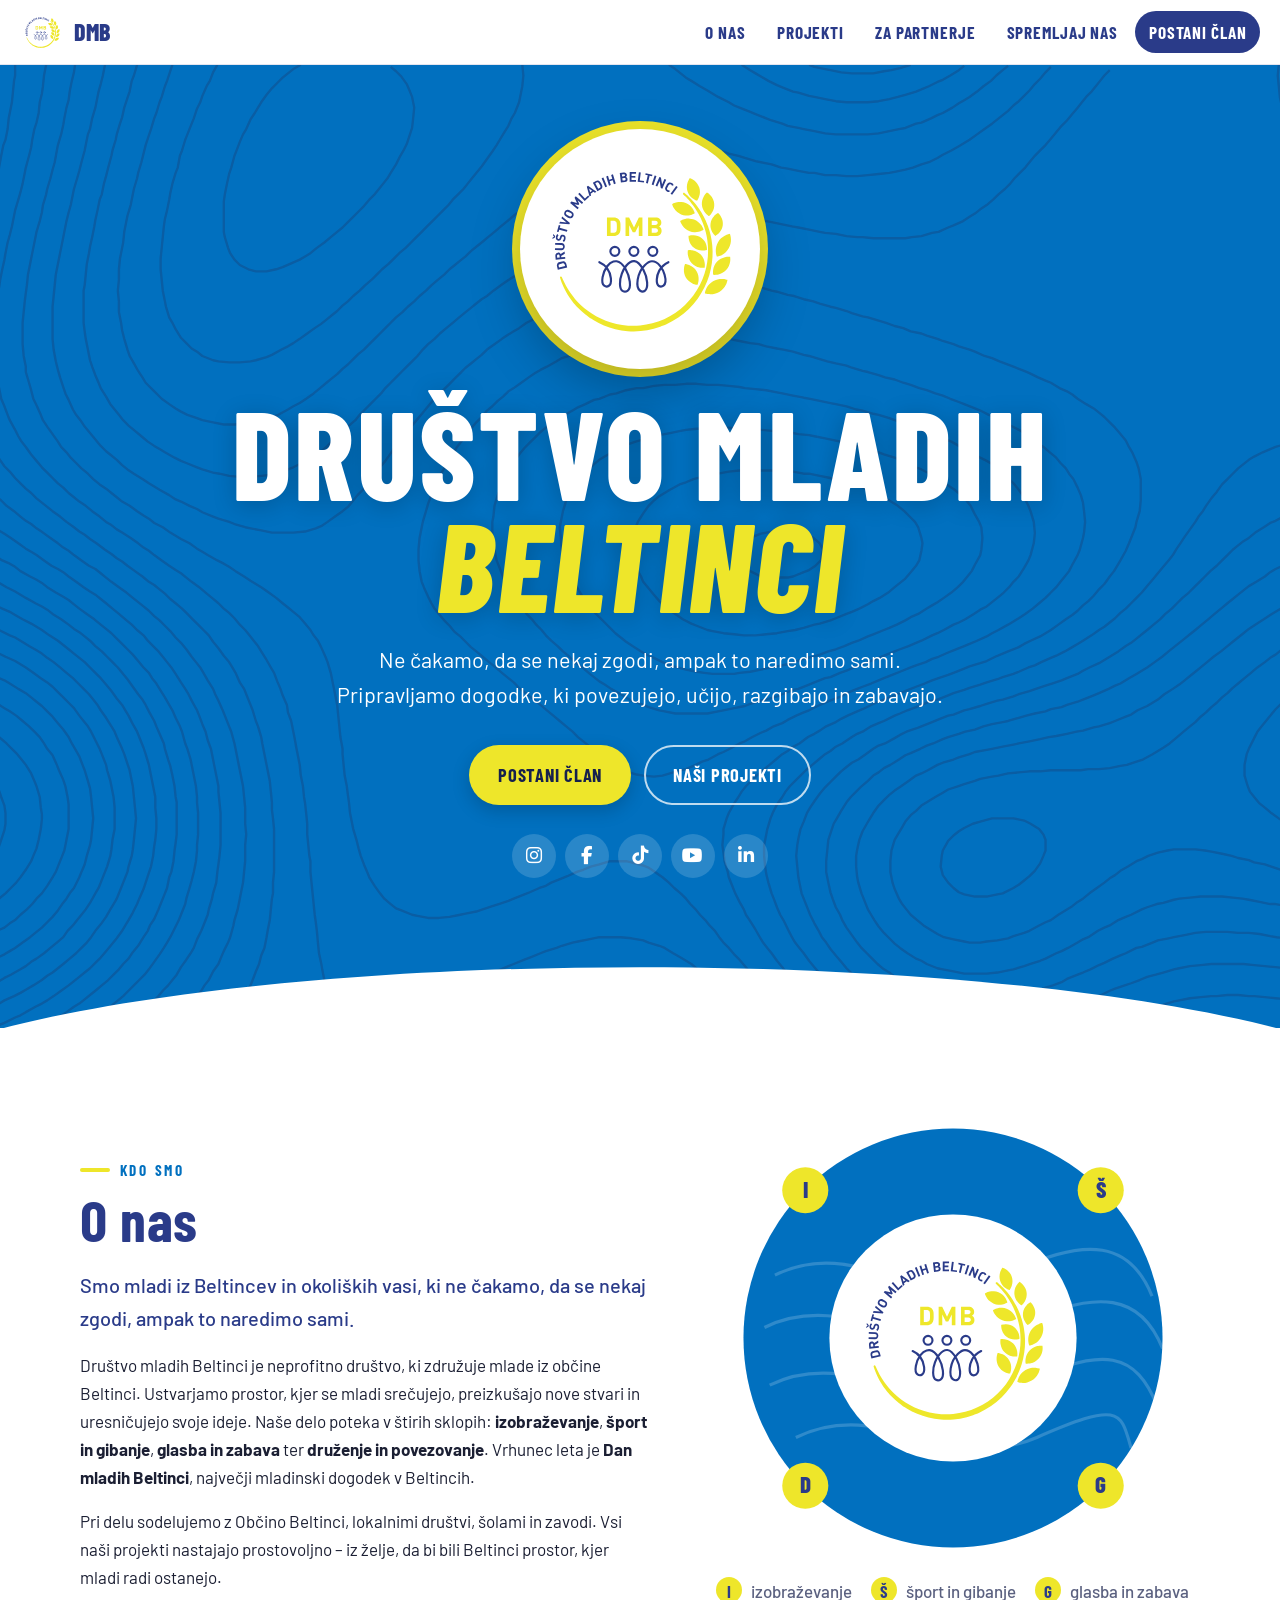
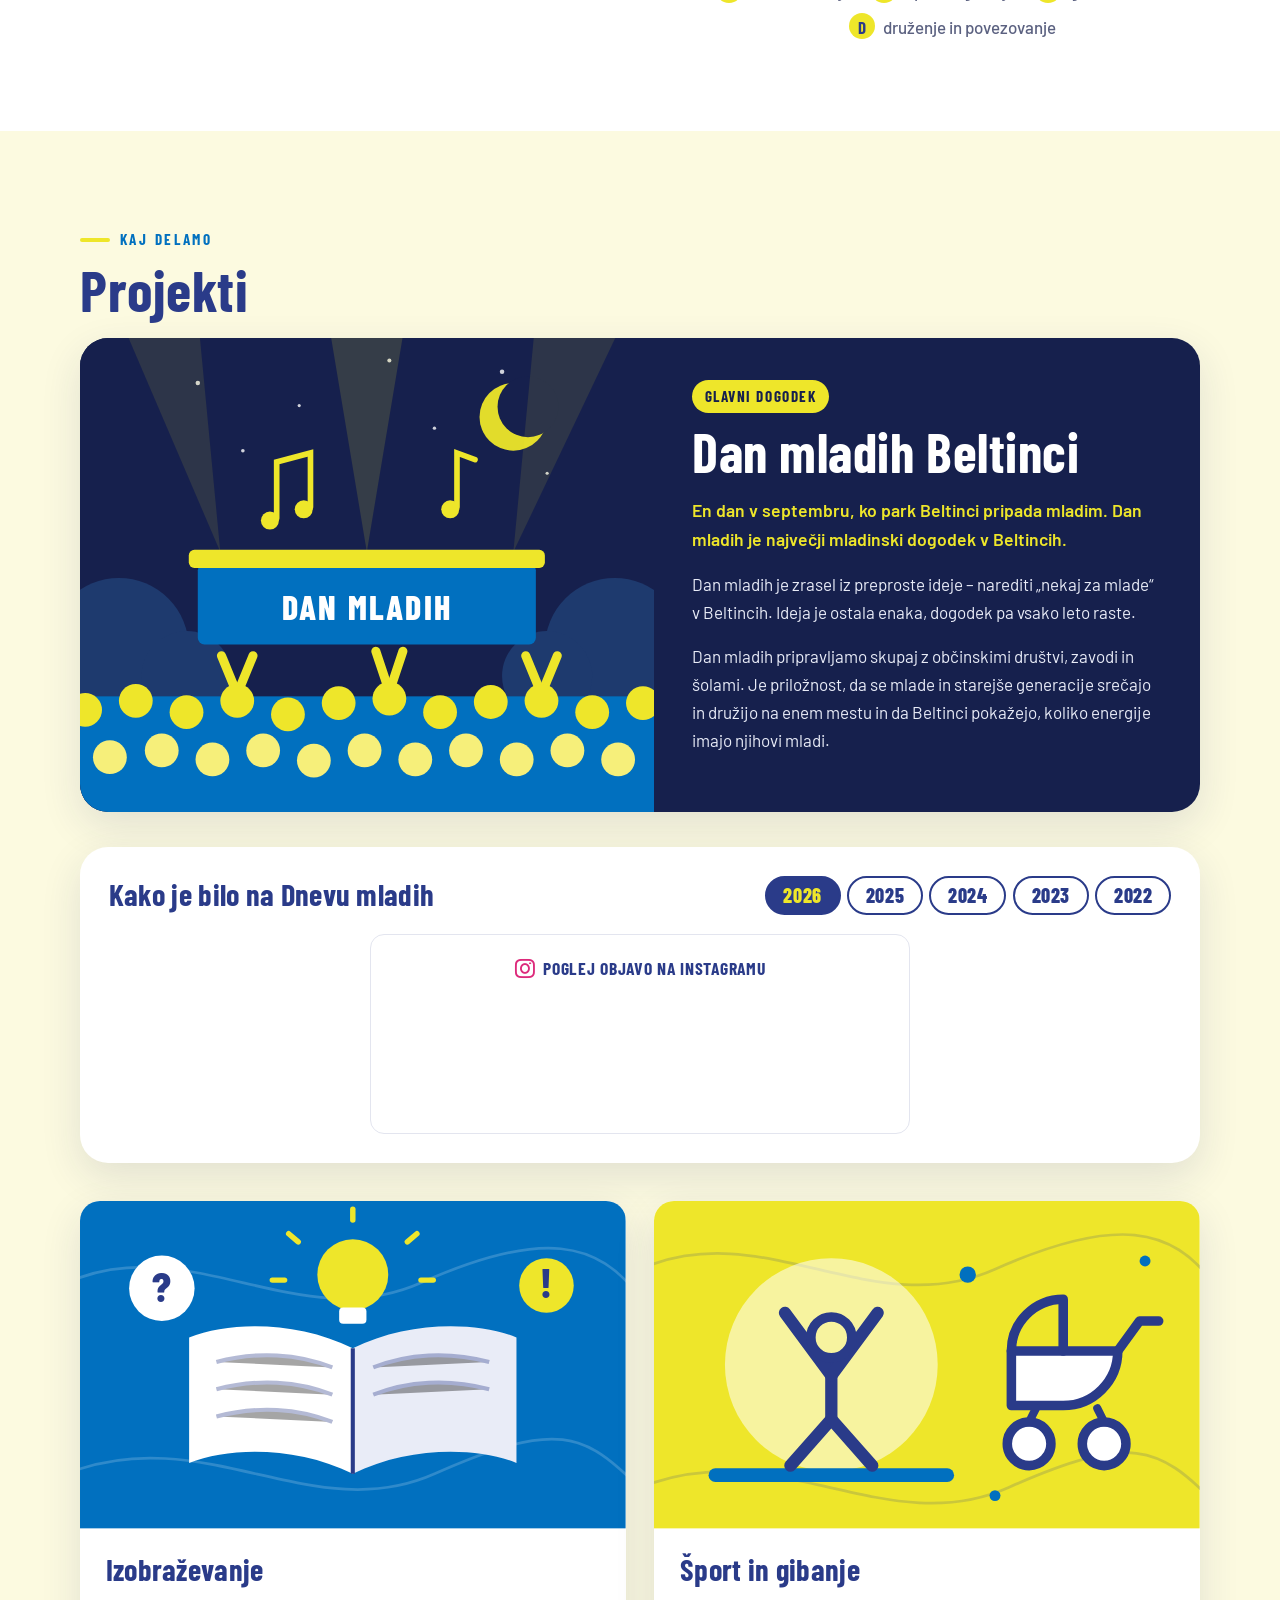
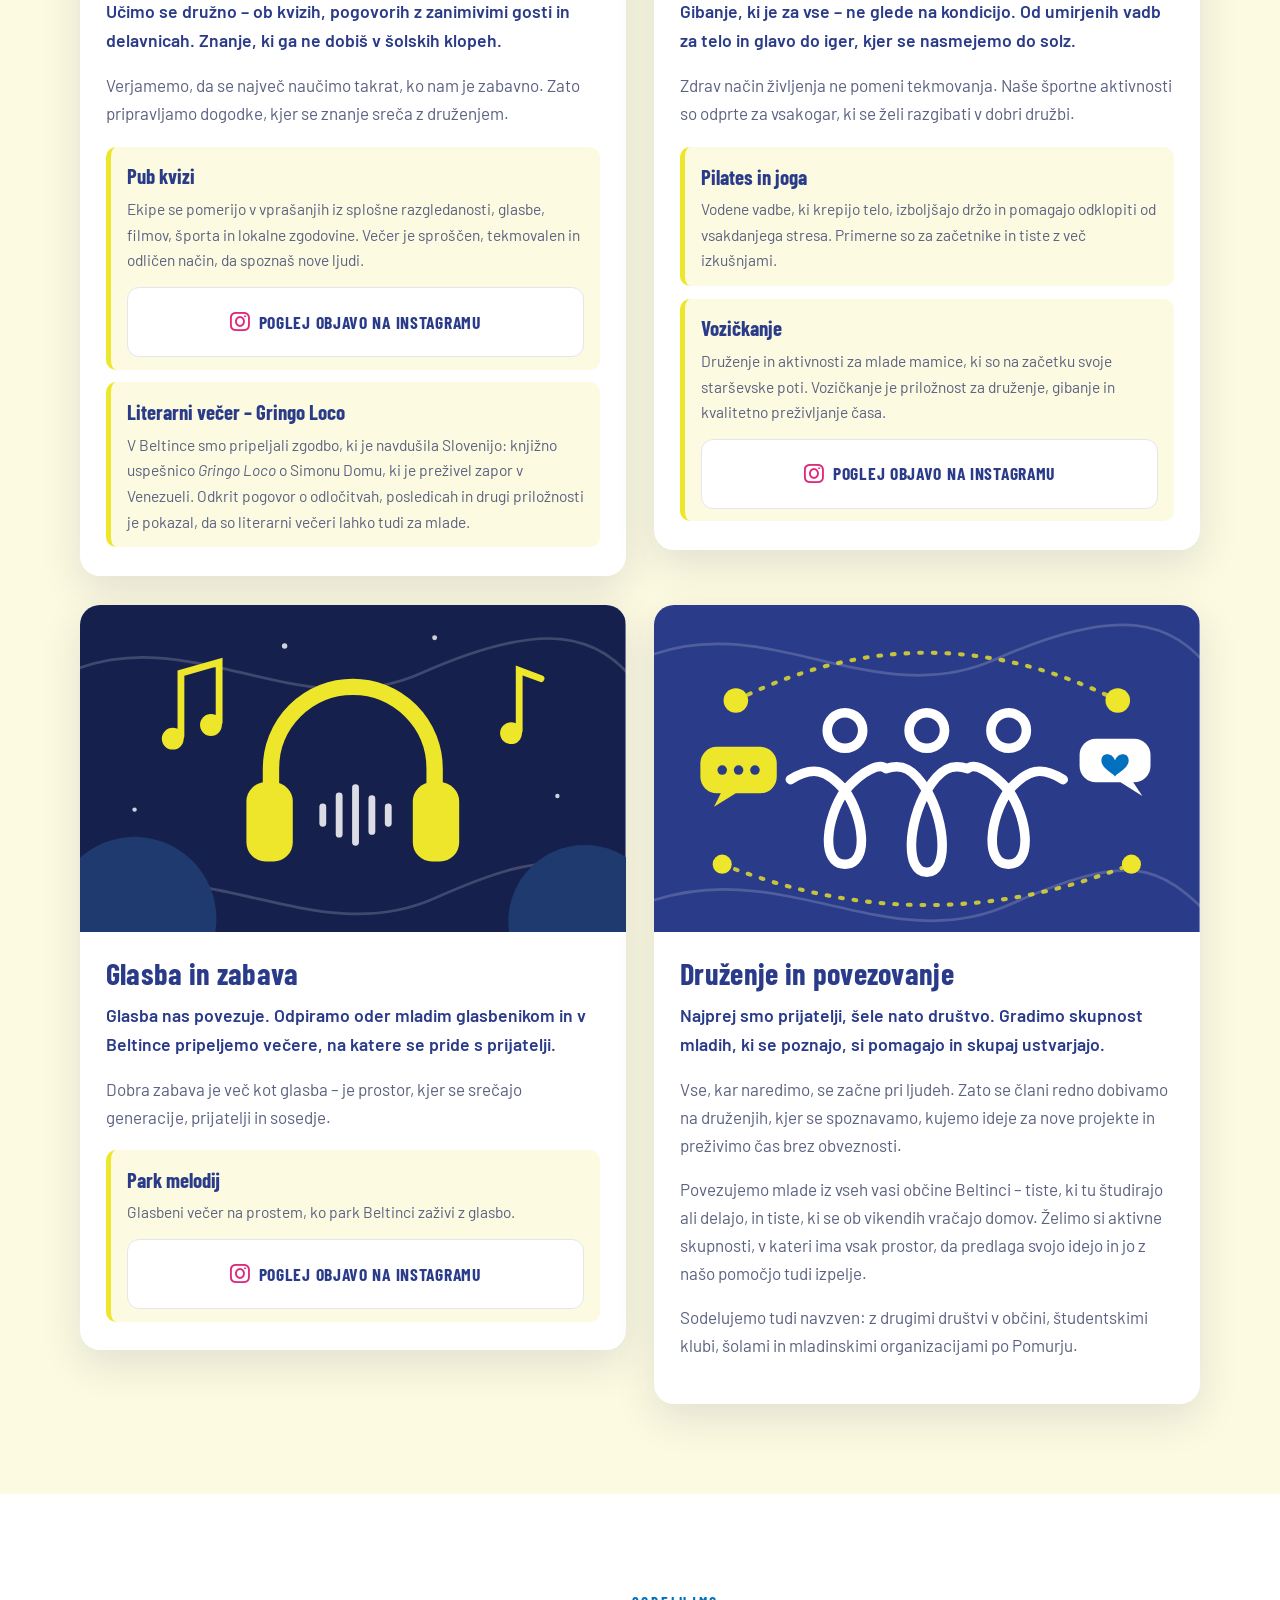
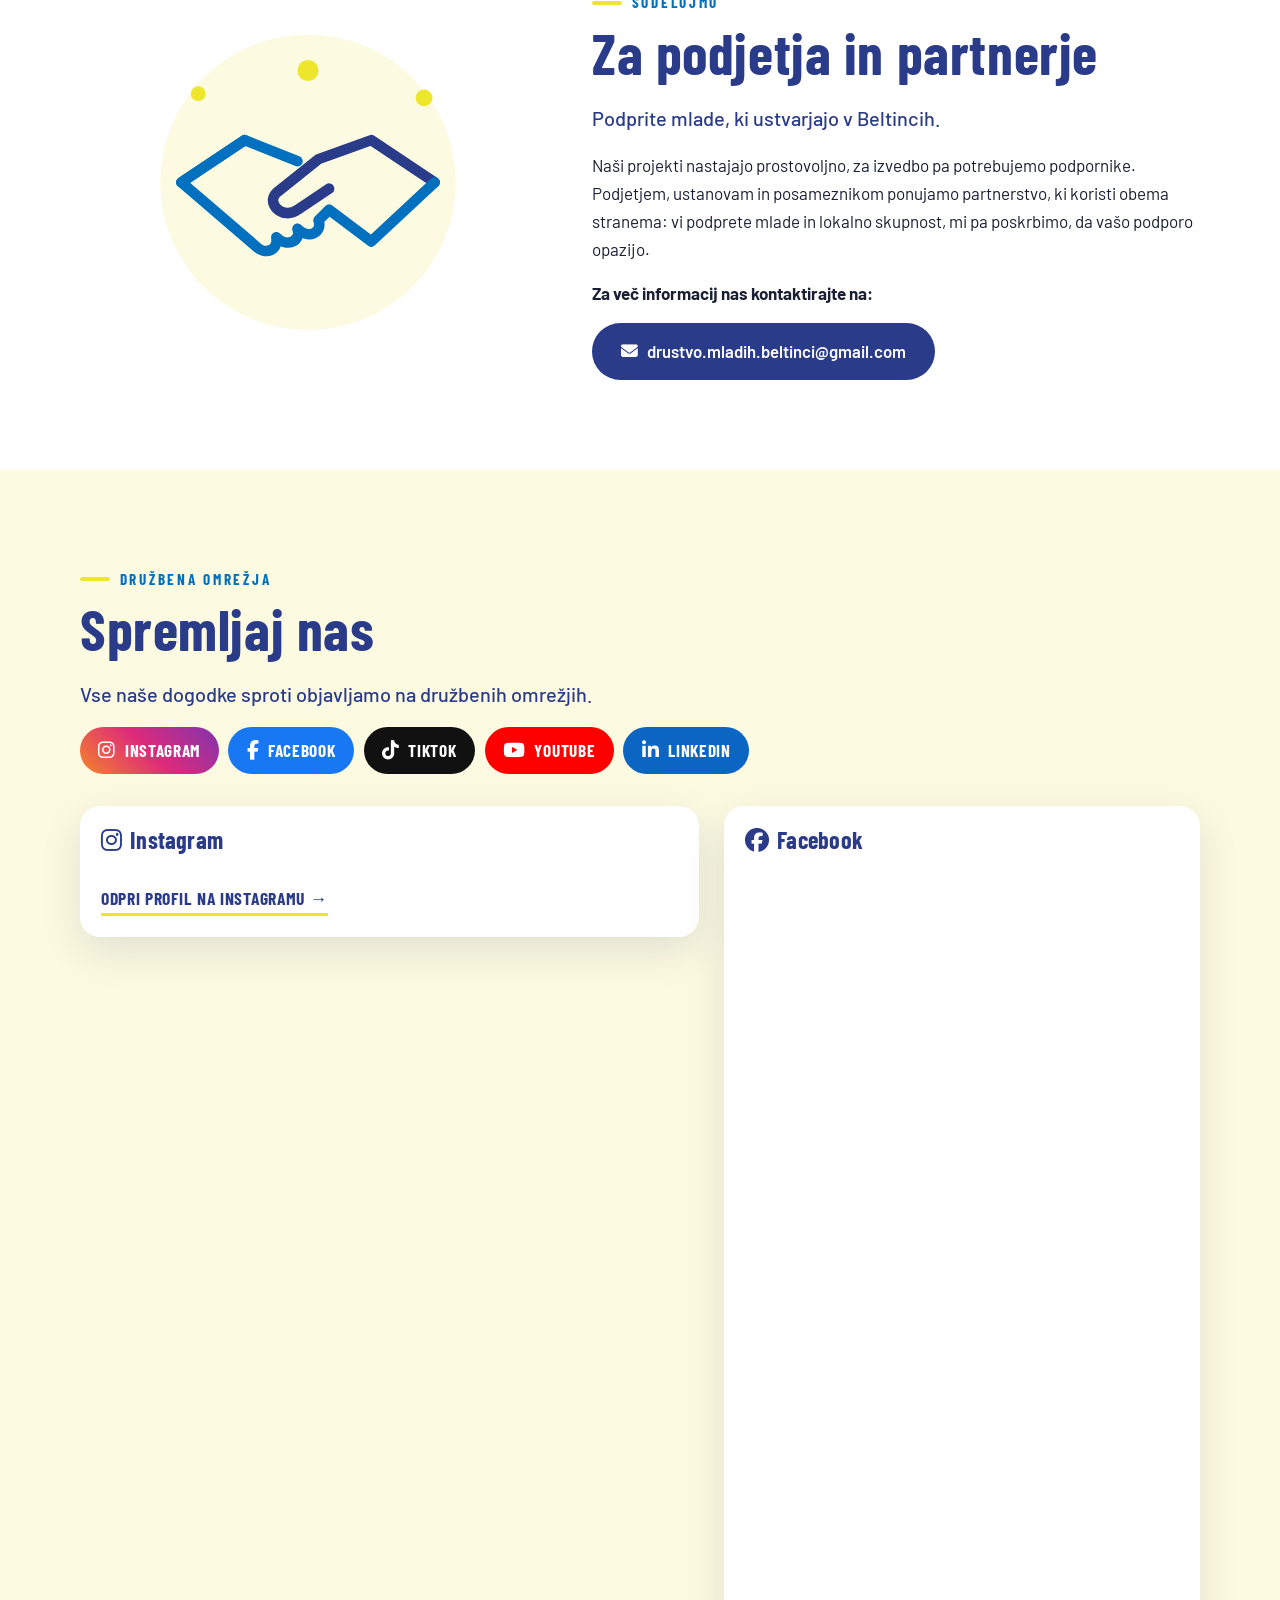
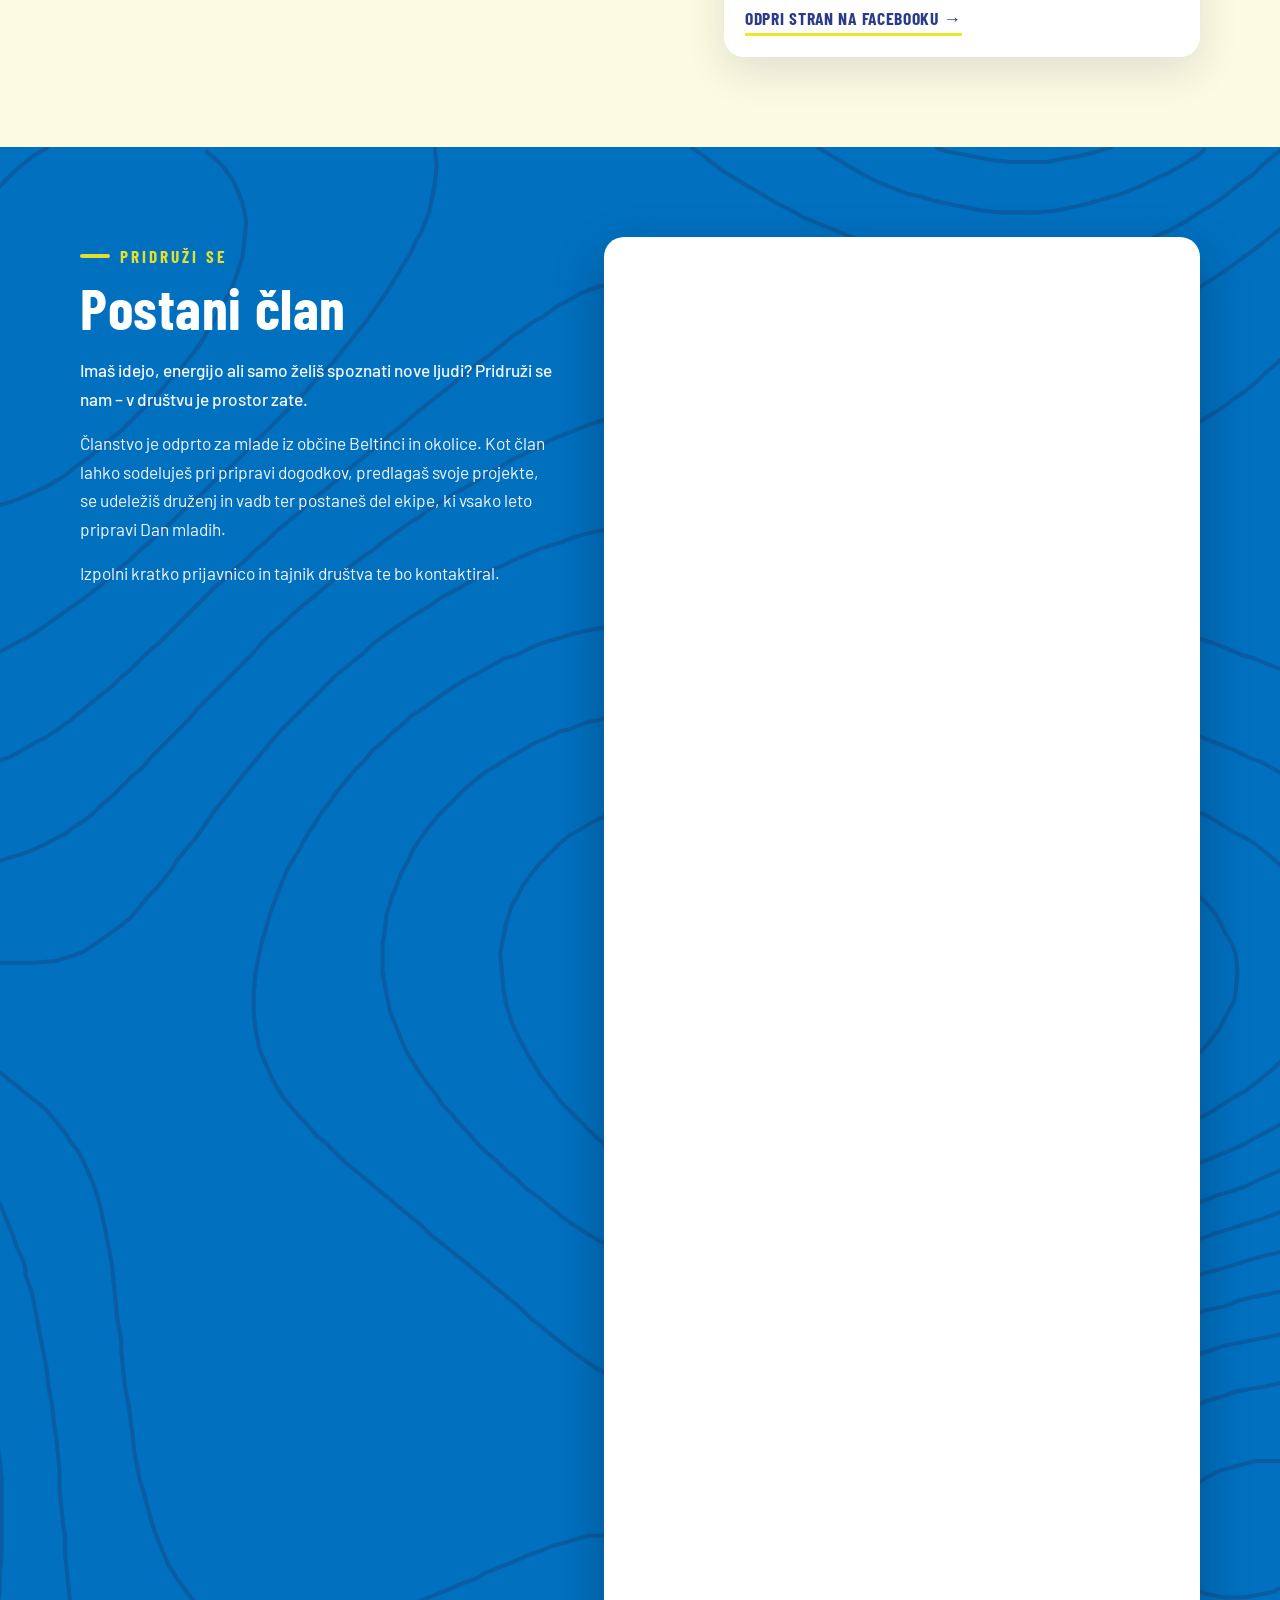
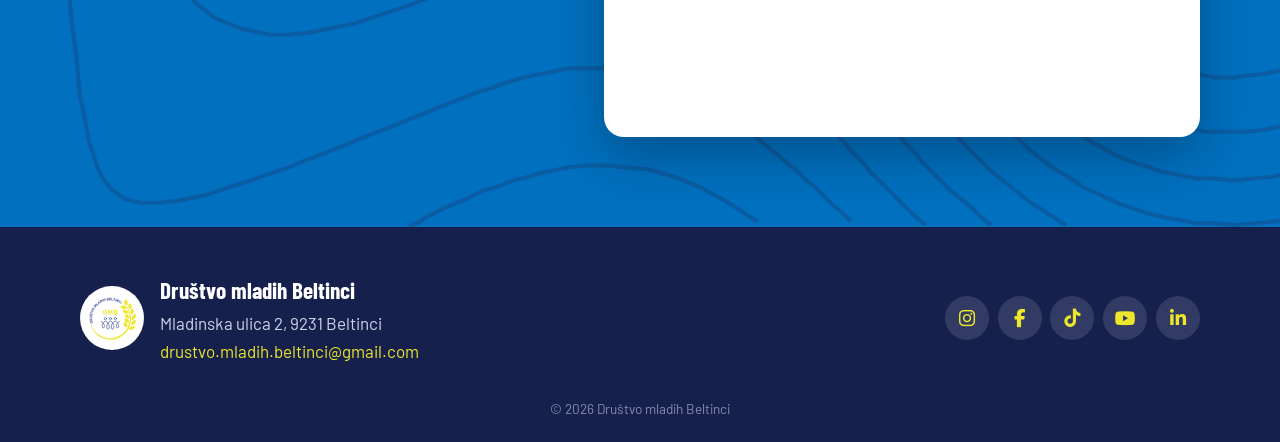
<file: index.html>
<!doctype html>
<html lang="sl">
<head>
  <meta charset="utf-8">
  <meta name="viewport" content="width=device-width, initial-scale=1">
  <title>Društvo mladih Beltinci</title>
  <meta name="description" content="Društvo mladih Beltinci – mladi za mlade. Izobraževanje, šport in gibanje, glasba in zabava, druženje in povezovanje ter Dan mladih Beltinci.">
  <meta property="og:title" content="Društvo mladih Beltinci">
  <meta property="og:description" content="Ne čakamo, da se nekaj zgodi, ampak to naredimo sami.">
  <meta property="og:image" content="assets/grb.png">
  <link rel="icon" type="image/svg+xml" href="assets/grb.svg">
  <link rel="preconnect" href="https://fonts.googleapis.com">
  <link rel="preconnect" href="https://fonts.gstatic.com" crossorigin>
  <link href="https://fonts.googleapis.com/css2?family=Barlow:wght@400;500;600&family=Barlow+Condensed:wght@600;700;800&display=swap" rel="stylesheet">
  <link rel="stylesheet" href="https://cdnjs.cloudflare.com/ajax/libs/font-awesome/6.5.1/css/all.min.css" crossorigin="anonymous" referrerpolicy="no-referrer">
  <link rel="stylesheet" href="css/style.css">
</head>
<body>
  <header class="topbar" id="top">
    <a class="brand" href="#top" aria-label="Na vrh">
      <img src="assets/grb.svg" alt="Grb Društva mladih Beltinci" width="44" height="44">
      <span>DMB</span>
    </a>
    <button class="menu-btn" aria-label="Meni" aria-expanded="false" aria-controls="nav"><span></span><span></span><span></span></button>
    <nav id="nav">
      <a href="#o-nas">O nas</a>
      <a href="#projekti">Projekti</a>
      <a href="#partnerji">Za partnerje</a>
      <a href="#spremljaj">Spremljaj nas</a>
      <a href="#clan" class="nav-cta">Postani član</a>
    </nav>
  </header>

  <main>
    <!-- NASLOVNICA -->
    <section class="hero">
      <div class="hero-inner">
        <img class="hero-grb" src="assets/grb.svg" alt="Grb Društva mladih Beltinci" width="260" height="260">
        <h1>DRUŠTVO MLADIH<br><span>BELTINCI</span></h1>
        <p class="hero-slogan">Ne čakamo, da se nekaj zgodi, ampak to naredimo sami.<br>Pripravljamo dogodke, ki povezujejo, učijo, razgibajo in zabavajo.</p>
        <div class="hero-actions">
          <a class="btn btn-yellow" href="#clan">Postani član</a>
          <a class="btn btn-outline" href="#projekti">Naši projekti</a>
        </div>
        <div class="social-icons hero-icons" data-socials="icons"></div>
      </div>
      <svg class="hero-arc" viewBox="0 0 1440 120" preserveAspectRatio="none" aria-hidden="true"><path d="M0,120 C360,10 1080,10 1440,120 Z"/></svg>
    </section>

    <!-- O NAS -->
    <section id="o-nas" class="section">
      <div class="wrap about reveal">
        <div class="about-text">
          <p class="eyebrow">Kdo smo</p>
          <h2>O nas</h2>
          <p class="lead">Smo mladi iz Beltincev in okoliških vasi, ki ne čakamo, da se nekaj zgodi, ampak to naredimo sami.</p>
          <p>Društvo mladih Beltinci je neprofitno društvo, ki združuje mlade iz občine Beltinci. Ustvarjamo prostor, kjer se mladi srečujejo, preizkušajo nove stvari in uresničujejo svoje ideje. Naše delo poteka v štirih sklopih: <strong>izobraževanje</strong>, <strong>šport in gibanje</strong>, <strong>glasba in zabava</strong> ter <strong>druženje in povezovanje</strong>. Vrhunec leta je <strong>Dan mladih Beltinci</strong>, največji mladinski dogodek v Beltincih.</p>
          <p>Pri delu sodelujemo z Občino Beltinci, lokalnimi društvi, šolami in zavodi. Vsi naši projekti nastajajo prostovoljno – iz želje, da bi bili Beltinci prostor, kjer mladi radi ostanejo.</p>
        </div>
        <div class="about-art" aria-hidden="true">
          <svg viewBox="0 0 420 420">
            <circle cx="210" cy="210" r="200" class="f-blue"/>
            <g class="topo-lines">
              <path d="M40 150 C120 110 180 190 260 150 S380 120 400 170"/>
              <path d="M30 200 C110 160 190 240 270 200 S390 170 410 220"/>
              <path d="M35 255 C115 215 195 295 275 255 S385 225 405 275"/>
              <path d="M60 305 C140 265 210 340 290 305 S370 280 380 315"/>
            </g>
            <circle cx="210" cy="210" r="118" fill="#fff"/>
            <image href="assets/grb.svg" x="102" y="102" width="216" height="216"/>
            <g class="orbit">
              <circle cx="69" cy="69" r="22" class="f-yellow"/><text x="69" y="76" class="orbit-t">I</text>
              <circle cx="351" cy="69" r="22" class="f-yellow"/><text x="351" y="76" class="orbit-t">Š</text>
              <circle cx="351" cy="351" r="22" class="f-yellow"/><text x="351" y="358" class="orbit-t">G</text>
              <circle cx="69" cy="351" r="22" class="f-yellow"/><text x="69" y="358" class="orbit-t">D</text>
            </g>
          </svg>
          <ul class="art-legend"><li><b>I</b> izobraževanje</li><li><b>Š</b> šport in gibanje</li><li><b>G</b> glasba in zabava</li><li><b>D</b> druženje in povezovanje</li></ul>
        </div>
      </div>
    </section>

    <!-- PROJEKTI -->
    <section id="projekti" class="section section-tint">
      <div class="wrap">
        <p class="eyebrow">Kaj delamo</p>
        <h2>Projekti</h2>

        <!-- Dan mladih -->
        <article class="feature reveal">
          <div class="feature-art" aria-hidden="true">
            <svg viewBox="0 0 560 420" preserveAspectRatio="xMidYMax slice">
              <rect x="-200" y="-300" width="960" height="720" class="f-navy-deep"/>
              <g class="stars"><circle cx="130" cy="40" r="2"/><circle cx="170" cy="100" r="1.6"/><circle cx="400" cy="30" r="2"/><circle cx="440" cy="120" r="1.4"/><circle cx="300" cy="20" r="1.8"/><circle cx="220" cy="60" r="1.4"/><circle cx="340" cy="80" r="1.5"/></g>
              <circle cx="410" cy="70" r="30" class="f-yellow" opacity=".95"/>
              <circle cx="423" cy="61" r="27" class="f-navy-deep"/>
              <path d="M150 190 L60 -20 L130 -20 Z" class="beam"/>
              <path d="M410 190 L430 -20 L510 -20 Z" class="beam"/>
              <path d="M280 190 L245 -20 L315 -20 Z" class="beam b2"/>
              <g class="f-tree"><circle cx="60" cy="275" r="62"/><circle cx="120" cy="300" r="40"/><circle cx="500" cy="275" r="62"/><circle cx="440" cy="300" r="40"/></g>
              <rect x="130" y="200" width="300" height="72" rx="6" class="f-blue"/>
              <rect x="122" y="188" width="316" height="16" rx="5" class="f-yellow"/>
              <text x="280" y="250" class="stage-t">DAN MLADIH</text>
              <g class="notes"><path d="M200 160 v-50 l30 -8 v48"/><circle cx="194" cy="162" r="8" class="f-yellow"/><circle cx="224" cy="152" r="8" class="f-yellow"/><path d="M360 150 v-48 l16 6"/><circle cx="354" cy="152" r="8" class="f-yellow"/></g>
              <rect x="-200" y="318" width="960" height="140" class="f-blue"/>
              <g class="arms"><path d="M165 316 l-14 -34"/><path d="M165 316 l14 -34"/><path d="M300 314 l-12 -36"/><path d="M300 314 l12 -36"/><path d="M435 316 l-14 -34"/><path d="M435 316 l14 -34"/></g>
              <g class="heads"><circle cx="30" cy="330" r="15"/><circle cx="75" cy="322" r="15"/><circle cx="120" cy="332" r="15"/><circle cx="165" cy="322" r="15"/><circle cx="210" cy="334" r="15"/><circle cx="255" cy="324" r="15"/><circle cx="300" cy="320" r="15"/><circle cx="345" cy="332" r="15"/><circle cx="390" cy="323" r="15"/><circle cx="435" cy="322" r="15"/><circle cx="480" cy="332" r="15"/><circle cx="525" cy="324" r="15"/></g>
              <g class="heads2"><circle cx="52" cy="372" r="15"/><circle cx="98" cy="366" r="15"/><circle cx="143" cy="374" r="15"/><circle cx="188" cy="366" r="15"/><circle cx="233" cy="375" r="15"/><circle cx="278" cy="366" r="15"/><circle cx="323" cy="374" r="15"/><circle cx="368" cy="366" r="15"/><circle cx="413" cy="374" r="15"/><circle cx="458" cy="366" r="15"/><circle cx="503" cy="374" r="15"/></g>
            </svg>
          </div>
          <div class="feature-body">
            <span class="badge">Glavni dogodek</span>
            <h3>Dan mladih Beltinci</h3>
            <p class="lead-sm">En dan v septembru, ko park Beltinci pripada mladim. Dan mladih je največji mladinski dogodek v Beltincih.</p>
            <p>Dan mladih je zrasel iz preproste ideje – narediti „nekaj za mlade“ v Beltincih. Ideja je ostala enaka, dogodek pa vsako leto raste.</p>
            <p>Dan mladih pripravljamo skupaj z občinskimi društvi, zavodi in šolami. Je priložnost, da se mlade in starejše generacije srečajo in družijo na enem mestu in da Beltinci pokažejo, koliko energije imajo njihovi mladi.</p>
          </div>
        </article>

        <div class="dm-gallery reveal">
          <div class="dm-head">
            <h3>Kako je bilo na Dnevu mladih</h3>
            <div class="year-tabs" role="tablist" aria-label="Izberi leto">
              <button role="tab" data-ig-year="Dd4aJQMiJ41" aria-selected="true">2026</button>
              <button role="tab" data-ig-year="DO3cMFBjGgS">2025</button>
              <button role="tab" data-ig-year="DAP6qvMNuY7">2024</button>
              <button role="tab" data-ig-year="Cxh2BweNqnZ">2023</button>
              <button role="tab" data-ig-year="Ci2rPZnq-z_">2022</button>
            </div>
          </div>
          <div class="ig-stage" id="dm-post"></div>
        </div>

        <!-- Sklopi -->
        <div class="pillars">
          <article class="pillar reveal">
            <div class="pillar-art" aria-hidden="true">
              <svg viewBox="0 0 400 240">
                <rect width="400" height="240" class="f-blue"/>
                <g class="topo-lines thin"><path d="M-10 60 C80 20 160 100 250 60 S380 30 410 70"/><path d="M-10 200 C90 160 170 240 260 200 S370 170 410 210"/></g>
                <!-- knjiga -->
                <path d="M200 200 C160 180 110 180 80 192 V100 C110 88 160 88 200 108 Z" fill="#fff"/>
                <path d="M200 200 C240 180 290 180 320 192 V100 C290 88 240 88 200 108 Z" fill="#E9ECF7"/>
                <path d="M200 108 V200" class="s-navy" stroke-width="3"/>
                <g class="s-navy" stroke-width="3" opacity=".35"><path d="M100 118 C130 110 160 112 185 122"/><path d="M100 138 C130 130 160 132 185 142"/><path d="M100 158 C130 150 160 152 185 162"/><path d="M215 122 C240 112 270 110 300 118"/><path d="M215 142 C240 132 270 130 300 138"/></g>
                <!-- žarnica -->
                <circle cx="200" cy="54" r="26" class="f-yellow"/>
                <rect x="190" y="78" width="20" height="12" rx="3" fill="#fff"/>
                <g class="s-yellow" stroke-width="4" stroke-linecap="round"><path d="M200 14 v-8"/><path d="M160 30 l-7 -6"/><path d="M240 30 l7 -6"/><path d="M150 58 h-9"/><path d="M250 58 h9"/></g>
                <!-- vprašaji (kviz) -->
                <g class="qbubble"><circle cx="60" cy="64" r="24" fill="#fff"/><text x="60" y="74" class="q-t">?</text></g>
                <g class="qbubble"><circle cx="342" cy="62" r="20" class="f-yellow"/><text x="342" y="71" class="q-t">!</text></g>
              </svg>
            </div>
            <div class="pillar-body">
              <h3>Izobraževanje</h3>
              <p class="lead-sm">Učimo se družno – ob kvizih, pogovorih z zanimivimi gosti in delavnicah. Znanje, ki ga ne dobiš v šolskih klopeh.</p>
              <p>Verjamemo, da se največ naučimo takrat, ko nam je zabavno. Zato pripravljamo dogodke, kjer se znanje sreča z druženjem.</p>
              <ul class="acts">
                <li><strong>Pub kvizi</strong> Ekipe se pomerijo v vprašanjih iz splošne razgledanosti, glasbe, filmov, športa in lokalne zgodovine. Večer je sproščen, tekmovalen in odličen način, da spoznaš nove ljudi.<div class="ig" data-ig="Dav3cUpDDvc"></div></li>
                <li><strong>Literarni večer – Gringo Loco</strong> V Beltince smo pripeljali zgodbo, ki je navdušila Slovenijo: knjižno uspešnico <em>Gringo Loco</em> o Simonu Domu, ki je preživel zapor v Venezueli. Odkrit pogovor o odločitvah, posledicah in drugi priložnosti je pokazal, da so literarni večeri lahko tudi za mlade.</li>
              </ul>
            </div>
          </article>

          <article class="pillar reveal">
            <div class="pillar-art" aria-hidden="true">
              <svg viewBox="0 0 400 240">
                <rect width="400" height="240" class="f-yellow"/>
                <g class="topo-lines thin dark"><path d="M-10 50 C80 10 160 90 250 50 S380 20 410 60"/><path d="M-10 210 C90 170 170 250 260 210 S370 180 410 220"/></g>
                <circle cx="130" cy="120" r="78" fill="#fff" opacity=".55"/>
                <!-- joga figura -->
                <rect x="40" y="196" width="180" height="10" rx="5" class="f-blue"/>
                <g class="s-navy" stroke-width="9" stroke-linecap="round" stroke-linejoin="round" fill="none">
                  <path d="M130 120 V160"/>
                  <path d="M130 160 L100 194"/><path d="M130 160 L160 194"/>
                  <path d="M130 128 L96 82"/><path d="M130 128 L164 82"/>
                </g>
                <circle cx="130" cy="100" r="15" fill="none" class="s-navy" stroke-width="7"/>
                <!-- voziček -->
                <g class="s-navy" stroke-width="7" stroke-linecap="round" stroke-linejoin="round" fill="none">
                  <path d="M262 110 H340 A40 40 0 0 1 300 150 H262 Z" class="f-white-fill"/>
                  <path d="M262 110 A38 38 0 0 1 300 72 V110"/>
                  <path d="M340 110 L356 88 H370"/>
                </g>
                <circle cx="275" cy="178" r="16" fill="#fff" class="s-navy" stroke-width="7"/>
                <circle cx="330" cy="178" r="16" fill="#fff" class="s-navy" stroke-width="7"/>
                <path d="M280 152 L275 162 M325 152 L330 162" class="s-navy" stroke-width="6" stroke-linecap="round"/>
                <g class="f-blue"><circle cx="230" cy="54" r="6"/><circle cx="360" cy="44" r="4"/><circle cx="250" cy="216" r="4"/></g>
              </svg>
            </div>
            <div class="pillar-body">
              <h3>Šport in gibanje</h3>
              <p class="lead-sm">Gibanje, ki je za vse – ne glede na kondicijo. Od umirjenih vadb za telo in glavo do iger, kjer se nasmejemo do solz.</p>
              <p>Zdrav način življenja ne pomeni tekmovanja. Naše športne aktivnosti so odprte za vsakogar, ki se želi razgibati v dobri družbi.</p>
              <ul class="acts">
                <li><strong>Pilates in joga</strong> Vodene vadbe, ki krepijo telo, izboljšajo držo in pomagajo odklopiti od vsakdanjega stresa. Primerne so za začetnike in tiste z več izkušnjami.</li>
                <li><strong>Vozičkanje</strong> Druženje in aktivnosti za mlade mamice, ki so na začetku svoje starševske poti. Vozičkanje je priložnost za druženje, gibanje in kvalitetno preživljanje časa.<div class="ig" data-ig="Dcq6nTKjGTW"></div></li>
              </ul>
            </div>
          </article>

          <article class="pillar reveal">
            <div class="pillar-art" aria-hidden="true">
              <svg viewBox="0 0 400 240">
                <rect width="400" height="240" class="f-navy-deep"/>
                <g class="topo-lines thin"><path d="M-10 50 C80 10 160 90 250 50 S380 20 410 60"/><path d="M-10 215 C90 175 170 255 260 215 S370 185 410 225"/></g>
                <g class="f-tree"><circle cx="40" cy="230" r="60"/><circle cx="370" cy="232" r="56"/></g>
                <!-- slušalke -->
                <path d="M140 150 V120 A60 60 0 0 1 260 120 V150" fill="none" class="s-yellow" stroke-width="12" stroke-linecap="round"/>
                <rect x="122" y="130" width="34" height="58" rx="14" class="f-yellow"/>
                <rect x="244" y="130" width="34" height="58" rx="14" class="f-yellow"/>
                <!-- zvočni valovi -->
                <g fill="none" stroke="#fff" stroke-width="5" stroke-linecap="round" opacity=".85">
                  <path d="M178 160 v-12"/><path d="M190 168 v-28"/><path d="M202 174 v-40"/><path d="M214 166 v-24"/><path d="M226 160 v-12"/>
                </g>
                <!-- note -->
                <g class="notes"><path d="M74 96 v-46 l28 -8 v44"/><path d="M322 92 v-44 l16 6"/></g>
                <g class="f-yellow"><circle cx="68" cy="98" r="8"/><circle cx="96" cy="88" r="8"/><circle cx="316" cy="94" r="8"/></g>
                <g class="stars"><circle cx="150" cy="30" r="2"/><circle cx="260" cy="24" r="1.8"/><circle cx="350" cy="140" r="1.6"/><circle cx="40" cy="150" r="1.6"/></g>
              </svg>
            </div>
            <div class="pillar-body">
              <h3>Glasba in zabava</h3>
              <p class="lead-sm">Glasba nas povezuje. Odpiramo oder mladim glasbenikom in v Beltince pripeljemo večere, na katere se pride s prijatelji.</p>
              <p>Dobra zabava je več kot glasba – je prostor, kjer se srečajo generacije, prijatelji in sosedje.</p>
              <ul class="acts">
                <li><strong>Park melodij</strong> Glasbeni večer na prostem, ko park Beltinci zaživi z glasbo.<div class="ig" data-ig="DblcEMeDL-K"></div></li>
              </ul>
            </div>
          </article>

          <article class="pillar reveal">
            <div class="pillar-art" aria-hidden="true">
              <svg viewBox="0 0 400 240">
                <rect width="400" height="240" class="f-navy"/>
                <g class="topo-lines thin"><path d="M-10 40 C80 0 160 80 250 40 S380 10 410 50"/><path d="M-10 220 C90 180 170 260 260 220 S370 190 410 230"/></g>
                <!-- povezave -->
                <g class="s-yellow" stroke-width="3" stroke-dasharray="2 8" stroke-linecap="round" fill="none" opacity=".8">
                  <path d="M60 70 Q200 0 340 70"/><path d="M50 190 Q200 250 350 190"/>
                </g>
                <g class="f-yellow"><circle cx="60" cy="70" r="9"/><circle cx="340" cy="70" r="9"/><circle cx="50" cy="190" r="7"/><circle cx="350" cy="190" r="7"/></g>
                <!-- trije liki kot na grbu -->
                <g fill="none" stroke="#fff" stroke-width="7" stroke-linecap="round" stroke-linejoin="round">
                  <circle cx="140" cy="92" r="13"/><circle cx="200" cy="92" r="13"/><circle cx="260" cy="92" r="13"/>
                  <path d="M100 128 C116 118 126 120 140 136 C154 120 166 116 170 120 C182 116 190 120 200 136 C210 120 218 116 230 120 C234 116 246 120 260 136 C274 120 284 118 300 128"/>
                  <path d="M140 136 C126 156 122 190 140 190 C158 190 154 156 140 136"/>
                  <path d="M200 136 C186 160 184 196 200 196 C216 196 214 160 200 136"/>
                  <path d="M260 136 C246 156 242 190 260 190 C278 190 274 156 260 136"/>
                </g>
                <!-- oblački -->
                <g><rect x="34" y="104" width="56" height="34" rx="12" class="f-yellow"/><path d="M50 136 l-6 12 l16 -10 z" class="f-yellow"/><g class="f-navy"><circle cx="50" cy="121" r="3.5"/><circle cx="62" cy="121" r="3.5"/><circle cx="74" cy="121" r="3.5"/></g></g>
                <g><rect x="312" y="98" width="52" height="32" rx="12" fill="#fff"/><path d="M350 128 l8 12 l-16 -10 z" fill="#fff"/><path d="M328 114 c0-6 8-6 10 0 c2-6 10-6 10 0 c0 6-10 10-10 12 c0-2-10-6-10-12z" class="f-blue"/></g>
              </svg>
            </div>
            <div class="pillar-body">
              <h3>Druženje in povezovanje</h3>
              <p class="lead-sm">Najprej smo prijatelji, šele nato društvo. Gradimo skupnost mladih, ki se poznajo, si pomagajo in skupaj ustvarjajo.</p>
              <p>Vse, kar naredimo, se začne pri ljudeh. Zato se člani redno dobivamo na druženjih, kjer se spoznavamo, kujemo ideje za nove projekte in preživimo čas brez obveznosti.</p>
              <p>Povezujemo mlade iz vseh vasi občine Beltinci – tiste, ki tu študirajo ali delajo, in tiste, ki se ob vikendih vračajo domov. Želimo si aktivne skupnosti, v kateri ima vsak prostor, da predlaga svojo idejo in jo z našo pomočjo tudi izpelje.</p>
              <p>Sodelujemo tudi navzven: z drugimi društvi v občini, študentskimi klubi, šolami in mladinskimi organizacijami po Pomurju.</p>
            </div>
          </article>
        </div>
      </div>
    </section>

    <!-- ZA PODJETJA IN PARTNERJE -->
    <section id="partnerji" class="section">
      <div class="wrap partners reveal">
        <div class="partners-art" aria-hidden="true">
          <svg viewBox="0 0 360 300">
            <circle cx="180" cy="150" r="140" class="f-yellow-tint"/>
            <g fill="none" stroke-linecap="round" stroke-linejoin="round" stroke-width="10">
              <path d="M60 150 L120 110 L170 130" class="s-blue"/>
              <path d="M300 150 L240 110 L190 128 L150 160 C140 170 156 186 170 176 L200 156" class="s-navy"/>
              <path d="M120 110 L60 150 L130 210 C140 220 152 214 150 202 M150 202 C160 212 174 206 170 194 M170 194 C180 204 194 198 190 186 L200 176 L240 206 L300 150" class="s-blue"/>
            </g>
            <g class="f-yellow"><circle cx="180" cy="44" r="10"/><circle cx="76" cy="66" r="7"/><circle cx="290" cy="70" r="8"/></g>
          </svg>
        </div>
        <div>
          <p class="eyebrow">Sodelujmo</p>
          <h2>Za podjetja in partnerje</h2>
          <p class="lead">Podprite mlade, ki ustvarjajo v Beltincih.</p>
          <p>Naši projekti nastajajo prostovoljno, za izvedbo pa potrebujemo podpornike. Podjetjem, ustanovam in posameznikom ponujamo partnerstvo, ki koristi obema stranema: vi podprete mlade in lokalno skupnost, mi pa poskrbimo, da vašo podporo opazijo.</p>
          <p><strong>Za več informacij nas kontaktirajte na:</strong></p>
          <a class="btn btn-navy" href="mailto:drustvo.mladih.beltinci@gmail.com?subject=Partnerstvo%20z%20Dru%C5%A1tvom%20mladih%20Beltinci"><i class="fa-solid fa-envelope" aria-hidden="true"></i> drustvo.mladih.beltinci@gmail.com</a>
        </div>
      </div>
    </section>

    <!-- SPREMLJAJ NAS -->
    <section id="spremljaj" class="section section-tint">
      <div class="wrap">
        <p class="eyebrow">Družbena omrežja</p>
        <h2>Spremljaj nas</h2>
        <p class="lead">Vse naše dogodke sproti objavljamo na družbenih omrežjih.</p>
        <div class="social-bar" data-socials="buttons"></div>
        <div class="feeds">
          <div class="feed">
            <h3><i class="fa-brands fa-instagram" aria-hidden="true"></i> Instagram</h3>
            <ul class="juicer-feed" data-feed-id="my-feed-38dbe5b2-9395-4b73-8e58-f80fcfd11913" data-filter="Instagram" data-per="6" data-columns="2" data-truncate="140" data-gutter="12"></ul>
            <a class="feed-more" href="https://www.instagram.com/drustvo_mladih_beltinci/" target="_blank" rel="noopener">Odpri profil na Instagramu →</a>
          </div>
          <div class="feed">
            <h3><i class="fa-brands fa-facebook" aria-hidden="true"></i> Facebook</h3>
            <div class="fb-box" id="fb-box"></div>
            <a class="feed-more" href="https://www.facebook.com/p/Dru%C5%A1tvo-mladih-Beltinci-100092431310776/" target="_blank" rel="noopener">Odpri stran na Facebooku →</a>
          </div>
        </div>
      </div>
    </section>

    <!-- POSTANI ČLAN -->
    <section id="clan" class="section section-navy">
      <div class="wrap join">
        <div class="join-intro">
          <p class="eyebrow">Pridruži se</p>
          <h2>Postani član</h2>
          <p class="lead">Imaš idejo, energijo ali samo želiš spoznati nove ljudi? Pridruži se nam – v društvu je prostor zate.</p>
          <p>Članstvo je odprto za mlade iz občine Beltinci in okolice. Kot član lahko sodeluješ pri pripravi dogodkov, predlagaš svoje projekte, se udeležiš druženj in vadb ter postaneš del ekipe, ki vsako leto pripravi Dan mladih.</p>
          <p>Izpolni kratko prijavnico in tajnik društva te bo kontaktiral.</p>
        </div>
        <div class="form gform">
          <iframe id="gform" title="Pristopna izjava – Društvo mladih Beltinci" loading="lazy" hidden>Nalagam …</iframe>
          <div id="gform-missing" class="gform-missing">
            <p><strong>Prijavnica bo kmalu na voljo.</strong></p>
            <p>Do takrat nam piši na <a href="mailto:drustvo.mladih.beltinci@gmail.com">drustvo.mladih.beltinci@gmail.com</a>.</p>
          </div>
        </div>
      </div>
    </section>
  </main>

  <footer class="footer">
    <div class="wrap foot">
      <div class="foot-brand">
        <img src="assets/grb.svg" alt="" width="64" height="64">
        <div>
          <strong>Društvo mladih Beltinci</strong>
          <span>Mladinska ulica 2, 9231 Beltinci</span>
          <a href="mailto:drustvo.mladih.beltinci@gmail.com">drustvo.mladih.beltinci@gmail.com</a>
        </div>
      </div>
      <div class="social-icons" data-socials="icons"></div>
    </div>
    <p class="copy">© <span id="leto"></span> Društvo mladih Beltinci</p>
  </footer>

  <link href="https://www.juicer.io/embed/my-feed-38dbe5b2-9395-4b73-8e58-f80fcfd11913/embed-code.css" media="all" rel="stylesheet">
  <script src="https://www.juicer.io/embed/my-feed-38dbe5b2-9395-4b73-8e58-f80fcfd11913/embed-code.js" async defer></script>
  <script src="js/config.js"></script>
  <script src="js/main.js"></script>
</body>
</html>
</file>
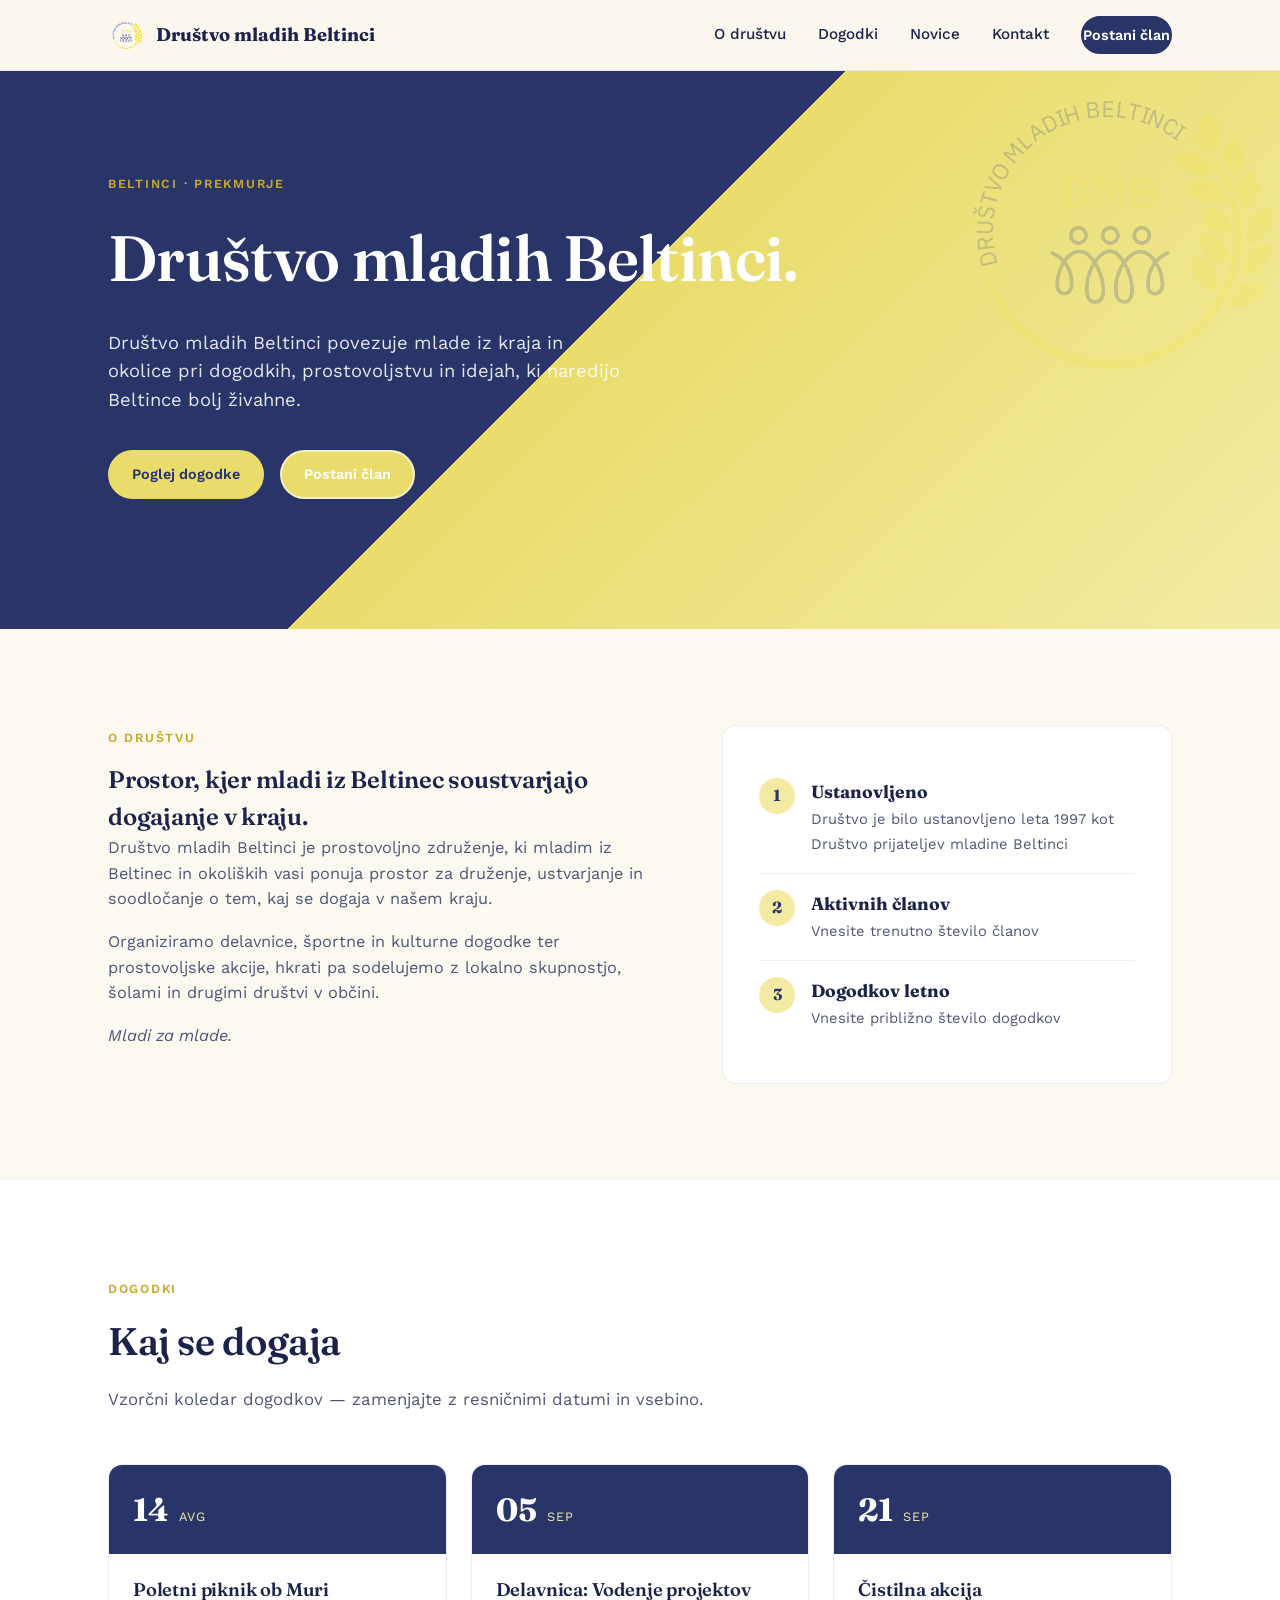
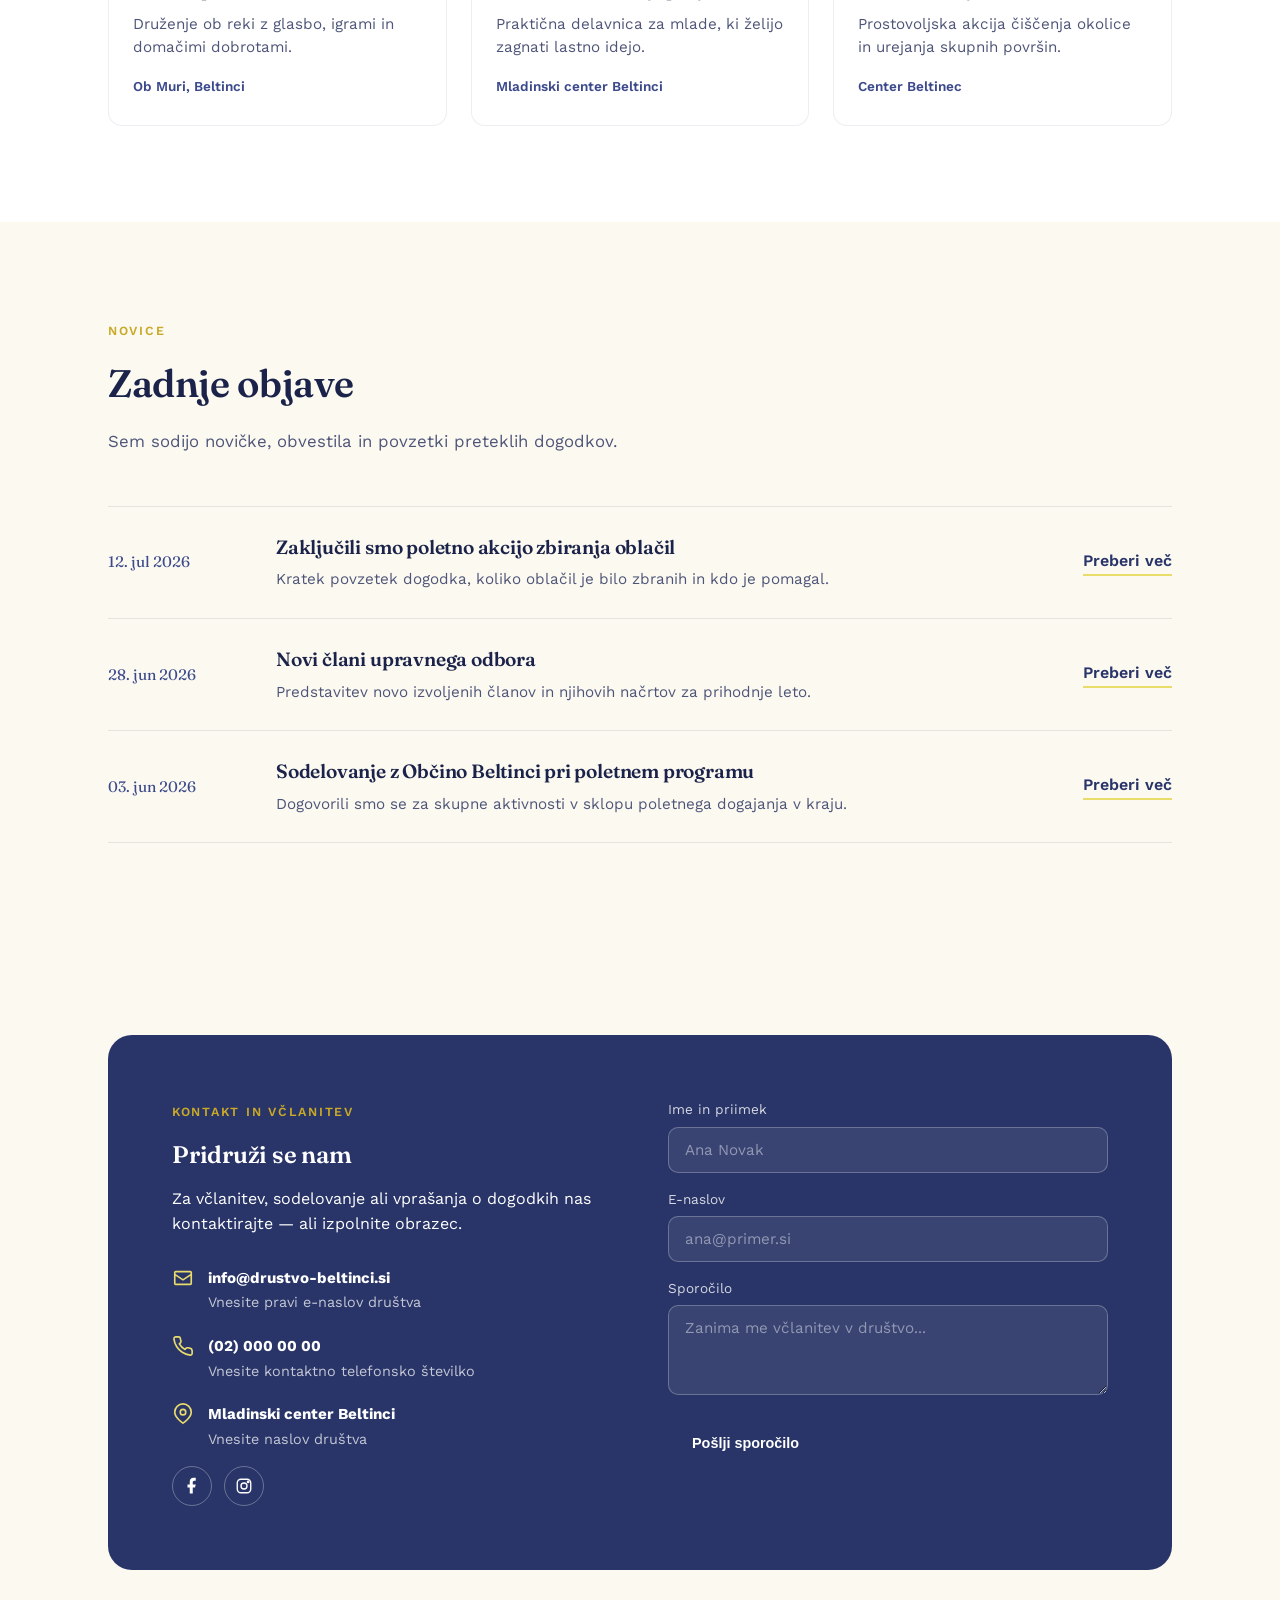
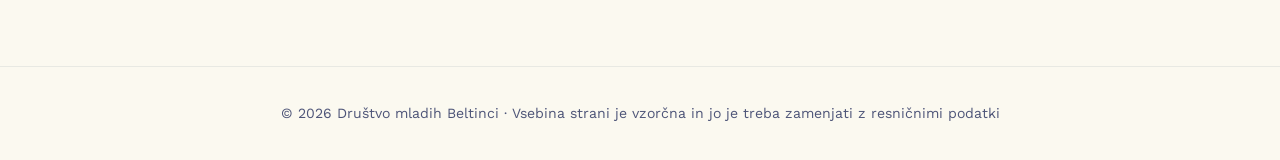
<file: dmbindex.html>
<!DOCTYPE html>
<html lang="sl">
<head>
<meta charset="UTF-8">
<meta name="viewport" content="width=device-width, initial-scale=1.0">
<title>Društvo mladih Beltinci</title>
<link rel="preconnect" href="https://fonts.googleapis.com">
<link rel="preconnect" href="https://fonts.gstatic.com" crossorigin>
<link href="https://fonts.googleapis.com/css2?family=Fraunces:ital,opsz,wght@0,9..144,400;0,9..144,600;0,9..144,700;1,9..144,500&family=Work+Sans:wght@400;500;600;700&display=swap" rel="stylesheet">
<style>
  :root{
    --blue-deep:#293568;
    --blue-mid:#3C4A8C;
    --gold:#E9DC6B;
    --gold-light:#F3EBA3;
    --gold-deep:#C9A927;
    --cream:#FBF9F0;
    --ink:#1B234A;
    --ink-soft:#4E5578;
    --white:#FFFFFF;
    --radius:14px;
    --max:1120px;
  }
  *{box-sizing:border-box; margin:0; padding:0;}
  html{scroll-behavior:smooth;}
  body{
    font-family:'Work Sans', sans-serif;
    color:var(--ink);
    background:var(--cream);
    line-height:1.55;
    -webkit-font-smoothing:antialiased;
  }
  h1,h2,h3,.display{
    font-family:'Fraunces', serif;
    font-weight:600;
    letter-spacing:-0.01em;
  }
  a{color:inherit; text-decoration:none;}
  img{max-width:100%; display:block;}
  .wrap{max-width:var(--max); margin:0 auto; padding:0 28px;}
  .eyebrow{
    text-transform:uppercase;
    font-size:0.78rem;
    letter-spacing:0.14em;
    font-weight:600;
    color:var(--gold-deep);
    display:inline-block;
    margin-bottom:14px;
  }
  :focus-visible{outline:3px solid var(--gold); outline-offset:3px;}

  /* NAV */
  header{
    position:sticky; top:0; z-index:100;
    background:rgba(251,247,238,0.92);
    backdrop-filter:blur(8px);
    border-bottom:1px solid rgba(19,44,78,0.08);
  }
  nav{
    display:flex; align-items:center; justify-content:space-between;
    padding:16px 28px; max-width:var(--max); margin:0 auto;
  }
  .brand{display:flex; align-items:center; gap:10px; font-family:'Fraunces',serif; font-weight:700; font-size:1.15rem;}
  .brand img{width:38px; height:38px; flex-shrink:0; object-fit:contain;}
  .nav-links{display:flex; align-items:center; gap:32px; font-weight:500; font-size:0.95rem;}
  .nav-links a{position:relative; padding:6px 0;}
  .nav-links a:not(.btn)::after{
    content:''; position:absolute; left:0; bottom:0; width:0; height:2px;
    background:var(--gold); transition:width .25s ease;
  }
  .nav-links a:not(.btn):hover::after{width:100%;}
  .btn{
    background:var(--blue-deep); color:var(--white);
    padding:11px 22px; border-radius:100px; font-weight:600; font-size:0.9rem;
    border:2px solid var(--blue-deep); transition:all .2s ease;
  }
  .btn:hover{background:var(--gold); border-color:var(--gold); color:var(--blue-deep);}
  .btn-outline{background:transparent; color:var(--blue-deep); border:2px solid var(--blue-deep);}
  .btn-outline:hover{background:var(--blue-deep); color:var(--white);}
  .menu-toggle{display:none; background:none; border:none; cursor:pointer; padding:6px;}
  .menu-toggle svg{width:26px; height:26px;}

  /* HERO */
  .hero{
    position:relative; overflow:hidden;
    background:linear-gradient(135deg, var(--blue-deep) 0%, var(--blue-deep) 46%, var(--gold) 46%, var(--gold-light) 100%);
    color:var(--white);
    padding:100px 0 130px;
  }
  .hero .wrap{position:relative; z-index:2;}
  .hero-swan{
    position:absolute; right:-30px; top:-30px; width:380px; height:auto;
    opacity:0.22; z-index:1; pointer-events:none;
  }
  .hero h1{
    font-size:clamp(2.4rem, 5vw, 4rem);
    max-width:760px; color:var(--white);
    margin-bottom:22px;
  }
  .hero p.lead{
    font-size:1.15rem; max-width:520px; color:rgba(255,255,255,0.88);
    margin-bottom:36px;
  }
  .hero-actions{display:flex; gap:16px; flex-wrap:wrap;}
  .hero .btn{background:var(--gold); border-color:var(--gold); color:var(--blue-deep);}
  .hero .btn:hover{background:var(--white); border-color:var(--white);}
  .hero .btn-outline{color:var(--white); border-color:rgba(255,255,255,0.6);}
  .hero .btn-outline:hover{background:var(--white); color:var(--blue-deep); border-color:var(--white);}

  /* SECTIONS */
  section{padding:96px 0;}
  .section-head{max-width:600px; margin-bottom:52px;}
  .section-head h2{font-size:clamp(1.8rem,3vw,2.5rem); margin-bottom:14px;}
  .section-head p{color:var(--ink-soft); font-size:1.05rem;}

  /* O DRUŠTVU */
  .about-grid{
    display:grid; grid-template-columns:1.1fr 0.9fr; gap:64px; align-items:start;
  }
  .about-grid p{color:var(--ink-soft); margin-bottom:18px; font-size:1.02rem;}
  .facts{
    background:var(--white); border-radius:var(--radius);
    padding:36px; border:1px solid rgba(19,44,78,0.08);
  }
  .facts .fact{display:flex; gap:16px; padding:16px 0; border-bottom:1px solid rgba(19,44,78,0.08);}
  .facts .fact:last-child{border-bottom:none;}
  .facts .fact-mark{
    width:36px; height:36px; border-radius:50%; background:var(--gold-light);
    color:var(--blue-deep); display:flex; align-items:center; justify-content:center;
    font-family:'Fraunces',serif; font-weight:700; flex-shrink:0;
  }
  .facts .fact strong{display:block; font-family:'Fraunces',serif; font-size:1.1rem; margin-bottom:2px;}
  .facts .fact span{color:var(--ink-soft); font-size:0.92rem;}

  /* DOGODKI */
  .events-grid{display:grid; grid-template-columns:repeat(3,1fr); gap:24px;}
  .event-card{
    background:var(--white); border-radius:var(--radius); overflow:hidden;
    border:1px solid rgba(19,44,78,0.08); transition:transform .2s ease, box-shadow .2s ease;
  }
  .event-card:hover{transform:translateY(-4px); box-shadow:0 16px 32px rgba(19,44,78,0.1);}
  .event-date{
    background:var(--blue-deep); color:var(--white); padding:20px 24px;
    display:flex; align-items:baseline; gap:10px;
  }
  .event-date .day{font-family:'Fraunces',serif; font-size:2rem; font-weight:700;}
  .event-date .month{text-transform:uppercase; font-size:0.8rem; letter-spacing:0.08em; color:var(--gold-light);}
  .event-body{padding:22px 24px 26px;}
  .event-body h3{font-size:1.15rem; margin-bottom:8px;}
  .event-body p{color:var(--ink-soft); font-size:0.95rem; margin-bottom:14px;}
  .event-loc{font-size:0.85rem; color:var(--blue-mid); font-weight:600;}

  /* NOVICE */
  .news-list{display:flex; flex-direction:column;}
  .news-item{
    display:grid; grid-template-columns:140px 1fr auto; gap:28px; align-items:center;
    padding:26px 0; border-bottom:1px solid rgba(19,44,78,0.1);
  }
  .news-item:first-child{border-top:1px solid rgba(19,44,78,0.1);}
  .news-date{font-family:'Fraunces',serif; color:var(--blue-mid); font-size:0.95rem;}
  .news-item h3{font-size:1.2rem; margin-bottom:6px;}
  .news-item p{color:var(--ink-soft); font-size:0.95rem;}
  .news-link{font-weight:600; color:var(--blue-deep); white-space:nowrap; border-bottom:2px solid var(--gold);}

  /* KONTAKT */
  .contact-wrap{
    background:var(--blue-deep); border-radius:24px; padding:64px; color:var(--white);
    display:grid; grid-template-columns:1fr 1fr; gap:56px;
  }
  .contact-wrap .section-head p{color:rgba(255,255,255,0.75);}
  .contact-wrap .section-head h2{color:var(--white);}
  .contact-info{display:flex; flex-direction:column; gap:20px; margin-top:8px;}
  .contact-info .row{display:flex; gap:14px; align-items:flex-start;}
  .contact-info svg{width:22px; height:22px; flex-shrink:0; color:var(--gold);}
  .contact-info strong{display:block; font-size:0.95rem;}
  .contact-info span{color:rgba(255,255,255,0.72); font-size:0.9rem;}
  .social-row{display:flex; gap:12px; margin-top:14px;}
  .social-row a{
    width:40px; height:40px; border-radius:50%; border:1px solid rgba(255,255,255,0.3);
    display:flex; align-items:center; justify-content:center; transition:background .2s ease;
  }
  .social-row a:hover{background:var(--gold); border-color:var(--gold);}
  .social-row svg{width:18px; height:18px;}

  form{display:flex; flex-direction:column; gap:16px;}
  .field label{display:block; font-size:0.85rem; margin-bottom:6px; color:rgba(255,255,255,0.8);}
  .field input, .field textarea{
    width:100%; padding:13px 16px; border-radius:10px; border:1px solid rgba(255,255,255,0.25);
    background:rgba(255,255,255,0.08); color:var(--white); font-family:'Work Sans',sans-serif; font-size:0.95rem;
  }
  .field input::placeholder, .field textarea::placeholder{color:rgba(255,255,255,0.45);}
  .field textarea{resize:vertical; min-height:90px;}
  form .btn{align-self:flex-start; margin-top:4px;}

  footer{
    padding:36px 0; text-align:center; color:var(--ink-soft); font-size:0.88rem;
    border-top:1px solid rgba(19,44,78,0.08);
  }

  @media (max-width:880px){
    .nav-links{
      position:fixed; top:68px; left:0; right:0; background:var(--cream);
      flex-direction:column; align-items:flex-start; gap:0; padding:8px 28px 20px;
      border-bottom:1px solid rgba(19,44,78,0.08);
      transform:translateY(-130%); transition:transform .25s ease; z-index:99;
    }
    .nav-links.open{transform:translateY(0);}
    .nav-links a{width:100%; padding:14px 0;}
    .menu-toggle{display:block;}
    .about-grid, .contact-wrap{grid-template-columns:1fr;}
    .events-grid{grid-template-columns:1fr;}
    .news-item{grid-template-columns:1fr; gap:8px;}
    .contact-wrap{padding:36px 24px;}
    .hero{padding:70px 0 90px;}
  }
</style>
</head>
<body>

<header>
  <nav>
    <div class="brand">
      <img src="logo.png" alt="Logotip Društva mladih Beltinci" width="40" height="40">
      <span>Društvo mladih Beltinci</span>
    </div>
    <div class="nav-links" id="navLinks">
      <a href="#o-drustvu">O društvu</a>
      <a href="#dogodki">Dogodki</a>
      <a href="#novice">Novice</a>
      <a href="#kontakt">Kontakt</a>
      <a href="#kontakt" class="btn">Postani član</a>
    </div>
    <button class="menu-toggle" id="menuToggle" aria-label="Odpri meni" aria-expanded="false">
      <svg viewBox="0 0 24 24" fill="none" stroke="currentColor" stroke-width="2" stroke-linecap="round"><line x1="3" y1="6" x2="21" y2="6"/><line x1="3" y1="12" x2="21" y2="12"/><line x1="3" y1="18" x2="21" y2="18"/></svg>
    </button>
  </nav>
</header>

<section class="hero">
  <img class="hero-swan" src="logo.png" alt="" aria-hidden="true">
  <div class="wrap">
    <span class="eyebrow">Beltinci · Prekmurje</span>
    <h1>Društvo mladih Beltinci.</h1>
    <p class="lead">Društvo mladih Beltinci povezuje mlade iz kraja in okolice pri dogodkih, prostovoljstvu in idejah, ki naredijo Beltince bolj živahne.</p>
    <div class="hero-actions">
      <a href="#dogodki" class="btn">Poglej dogodke</a>
      <a href="#kontakt" class="btn btn-outline">Postani član</a>
    </div>
  </div>
</section>

<section id="o-drustvu">
  <div class="wrap">
    <div class="about-grid">
      <div>
        <span class="eyebrow">O društvu</span>
        <h2>Prostor, kjer mladi iz Beltinec soustvarjajo dogajanje v kraju.</h2>
        <p>Društvo mladih Beltinci je prostovoljno združenje, ki mladim iz Beltinec in okoliških vasi ponuja prostor za druženje, ustvarjanje in soodločanje o tem, kaj se dogaja v našem kraju.</p>
        <p>Organiziramo delavnice, športne in kulturne dogodke ter prostovoljske akcije, hkrati pa sodelujemo z lokalno skupnostjo, šolami in drugimi društvi v občini.</p>
        <p><em>Mladi za mlade.</em></p>
      </div>
      <div class="facts">
        <div class="fact">
          <div class="fact-mark">1</div>
          <div><strong>Ustanovljeno</strong><span>Društvo je bilo ustanovljeno leta 1997 kot
            Društvo prijateljev mladine Beltinci</span></div>
        </div>
        <div class="fact">
          <div class="fact-mark">2</div>
          <div><strong>Aktivnih članov</strong><span>Vnesite trenutno število članov</span></div>
        </div>
        <div class="fact">
          <div class="fact-mark">3</div>
          <div><strong>Dogodkov letno</strong><span>Vnesite približno število dogodkov</span></div>
        </div>
      </div>
    </div>
  </div>
</section>

<section id="dogodki" style="background:var(--white);">
  <div class="wrap">
    <div class="section-head">
      <span class="eyebrow">Dogodki</span>
      <h2>Kaj se dogaja</h2>
      <p>Vzorčni koledar dogodkov — zamenjajte z resničnimi datumi in vsebino.</p>
    </div>
    <div class="events-grid">
      <div class="event-card">
        <div class="event-date"><span class="day">14</span><span class="month">Avg</span></div>
        <div class="event-body">
          <h3>Poletni piknik ob Muri</h3>
          <p>Druženje ob reki z glasbo, igrami in domačimi dobrotami.</p>
          <span class="event-loc">Ob Muri, Beltinci</span>
        </div>
      </div>
      <div class="event-card">
        <div class="event-date"><span class="day">05</span><span class="month">Sep</span></div>
        <div class="event-body">
          <h3>Delavnica: Vodenje projektov</h3>
          <p>Praktična delavnica za mlade, ki želijo zagnati lastno idejo.</p>
          <span class="event-loc">Mladinski center Beltinci</span>
        </div>
      </div>
      <div class="event-card">
        <div class="event-date"><span class="day">21</span><span class="month">Sep</span></div>
        <div class="event-body">
          <h3>Čistilna akcija</h3>
          <p>Prostovoljska akcija čiščenja okolice in urejanja skupnih površin.</p>
          <span class="event-loc">Center Beltinec</span>
        </div>
      </div>
    </div>
  </div>
</section>

<section id="novice">
  <div class="wrap">
    <div class="section-head">
      <span class="eyebrow">Novice</span>
      <h2>Zadnje objave</h2>
      <p>Sem sodijo novičke, obvestila in povzetki preteklih dogodkov.</p>
    </div>
    <div class="news-list">
      <div class="news-item">
        <span class="news-date">12. jul 2026</span>
        <div>
          <h3>Zaključili smo poletno akcijo zbiranja oblačil</h3>
          <p>Kratek povzetek dogodka, koliko oblačil je bilo zbranih in kdo je pomagal.</p>
        </div>
        <a href="#" class="news-link">Preberi več</a>
      </div>
      <div class="news-item">
        <span class="news-date">28. jun 2026</span>
        <div>
          <h3>Novi člani upravnega odbora</h3>
          <p>Predstavitev novo izvoljenih članov in njihovih načrtov za prihodnje leto.</p>
        </div>
        <a href="#" class="news-link">Preberi več</a>
      </div>
      <div class="news-item">
        <span class="news-date">03. jun 2026</span>
        <div>
          <h3>Sodelovanje z Občino Beltinci pri poletnem programu</h3>
          <p>Dogovorili smo se za skupne aktivnosti v sklopu poletnega dogajanja v kraju.</p>
        </div>
        <a href="#" class="news-link">Preberi več</a>
      </div>
    </div>
  </div>
</section>

<section id="kontakt">
  <div class="wrap">
    <div class="contact-wrap">
      <div>
        <span class="eyebrow">Kontakt in včlanitev</span>
        <h2 class="section-head" style="margin-bottom:14px;">Pridruži se nam</h2>
        <p style="margin-bottom:30px;">Za včlanitev, sodelovanje ali vprašanja o dogodkih nas kontaktirajte — ali izpolnite obrazec.</p>
        <div class="contact-info">
          <div class="row">
            <svg viewBox="0 0 24 24" fill="none" stroke="currentColor" stroke-width="1.8"><path d="M3 8l9 6 9-6M4 5h16a1 1 0 011 1v12a1 1 0 01-1 1H4a1 1 0 01-1-1V6a1 1 0 011-1z"/></svg>
            <div><strong>info@drustvo-beltinci.si</strong><span>Vnesite pravi e-naslov društva</span></div>
          </div>
          <div class="row">
            <svg viewBox="0 0 24 24" fill="none" stroke="currentColor" stroke-width="1.8"><path d="M22 16.9v3a2 2 0 01-2.2 2 19.8 19.8 0 01-8.6-3.1 19.5 19.5 0 01-6-6A19.8 19.8 0 012.1 4.2 2 2 0 014.1 2h3a2 2 0 012 1.7c.1.9.3 1.8.6 2.7a2 2 0 01-.5 2.1L8 9.7a16 16 0 006 6l1.2-1.2a2 2 0 012.1-.5c.9.3 1.8.5 2.7.6a2 2 0 011.7 2z"/></svg>
            <div><strong>(02) 000 00 00</strong><span>Vnesite kontaktno telefonsko številko</span></div>
          </div>
          <div class="row">
            <svg viewBox="0 0 24 24" fill="none" stroke="currentColor" stroke-width="1.8"><path d="M21 10c0 6-9 12-9 12S3 16 3 10a9 9 0 0118 0z"/><circle cx="12" cy="10" r="3"/></svg>
            <div><strong>Mladinski center Beltinci</strong><span>Vnesite naslov društva</span></div>
          </div>
        </div>
        <div class="social-row">
          <a href="#" aria-label="Facebook"><svg viewBox="0 0 24 24" fill="currentColor" style="color:white;"><path d="M13 22v-8h3l1-4h-4V7c0-1 .5-2 2-2h2V1h-3c-3 0-5 2-5 5v4H6v4h3v8z"/></svg></a>
          <a href="#" aria-label="Instagram"><svg viewBox="0 0 24 24" fill="none" stroke="white" stroke-width="1.8"><rect x="3" y="3" width="18" height="18" rx="5"/><circle cx="12" cy="12" r="4"/><circle cx="17.5" cy="6.5" r="1"/></svg></a>
        </div>
      </div>
      <form>
        <div class="field">
          <label for="name">Ime in priimek</label>
          <input id="name" type="text" placeholder="Ana Novak">
        </div>
        <div class="field">
          <label for="email">E-naslov</label>
          <input id="email" type="email" placeholder="ana@primer.si">
        </div>
        <div class="field">
          <label for="message">Sporočilo</label>
          <textarea id="message" placeholder="Zanima me včlanitev v društvo..."></textarea>
        </div>
        <button type="submit" class="btn">Pošlji sporočilo</button>
      </form>
    </div>
  </div>
</section>

<footer>
  <div class="wrap">
    © <span id="year"></span> Društvo mladih Beltinci · Vsebina strani je vzorčna in jo je treba zamenjati z resničnimi podatki
  </div>
</footer>

<script>
  document.getElementById('year').textContent = new Date().getFullYear();
  const toggle = document.getElementById('menuToggle');
  const links = document.getElementById('navLinks');
  toggle.addEventListener('click', () => {
    const open = links.classList.toggle('open');
    toggle.setAttribute('aria-expanded', open);
  });
  links.querySelectorAll('a').forEach(a => a.addEventListener('click', () => {
    links.classList.remove('open');
    toggle.setAttribute('aria-expanded', 'false');
  }));

  // Kontaktni obrazec je trenutno samo predloga - brez povezanega strežnika.
  document.querySelector('form').addEventListener('submit', (e) => {
    e.preventDefault();
    const email = document.getElementById('email').value || 'vas-naslov@primer.si';
    const message = document.getElementById('message').value || '';
    const name = document.getElementById('name').value || '';
    window.location.href = `mailto:info@drustvo-beltinci.si?subject=Sporočilo od ${encodeURIComponent(name)}&body=${encodeURIComponent(message + ' (odgovor na: ' + email + ')')}`;
  });
</script>

</body>
</html>
</file>
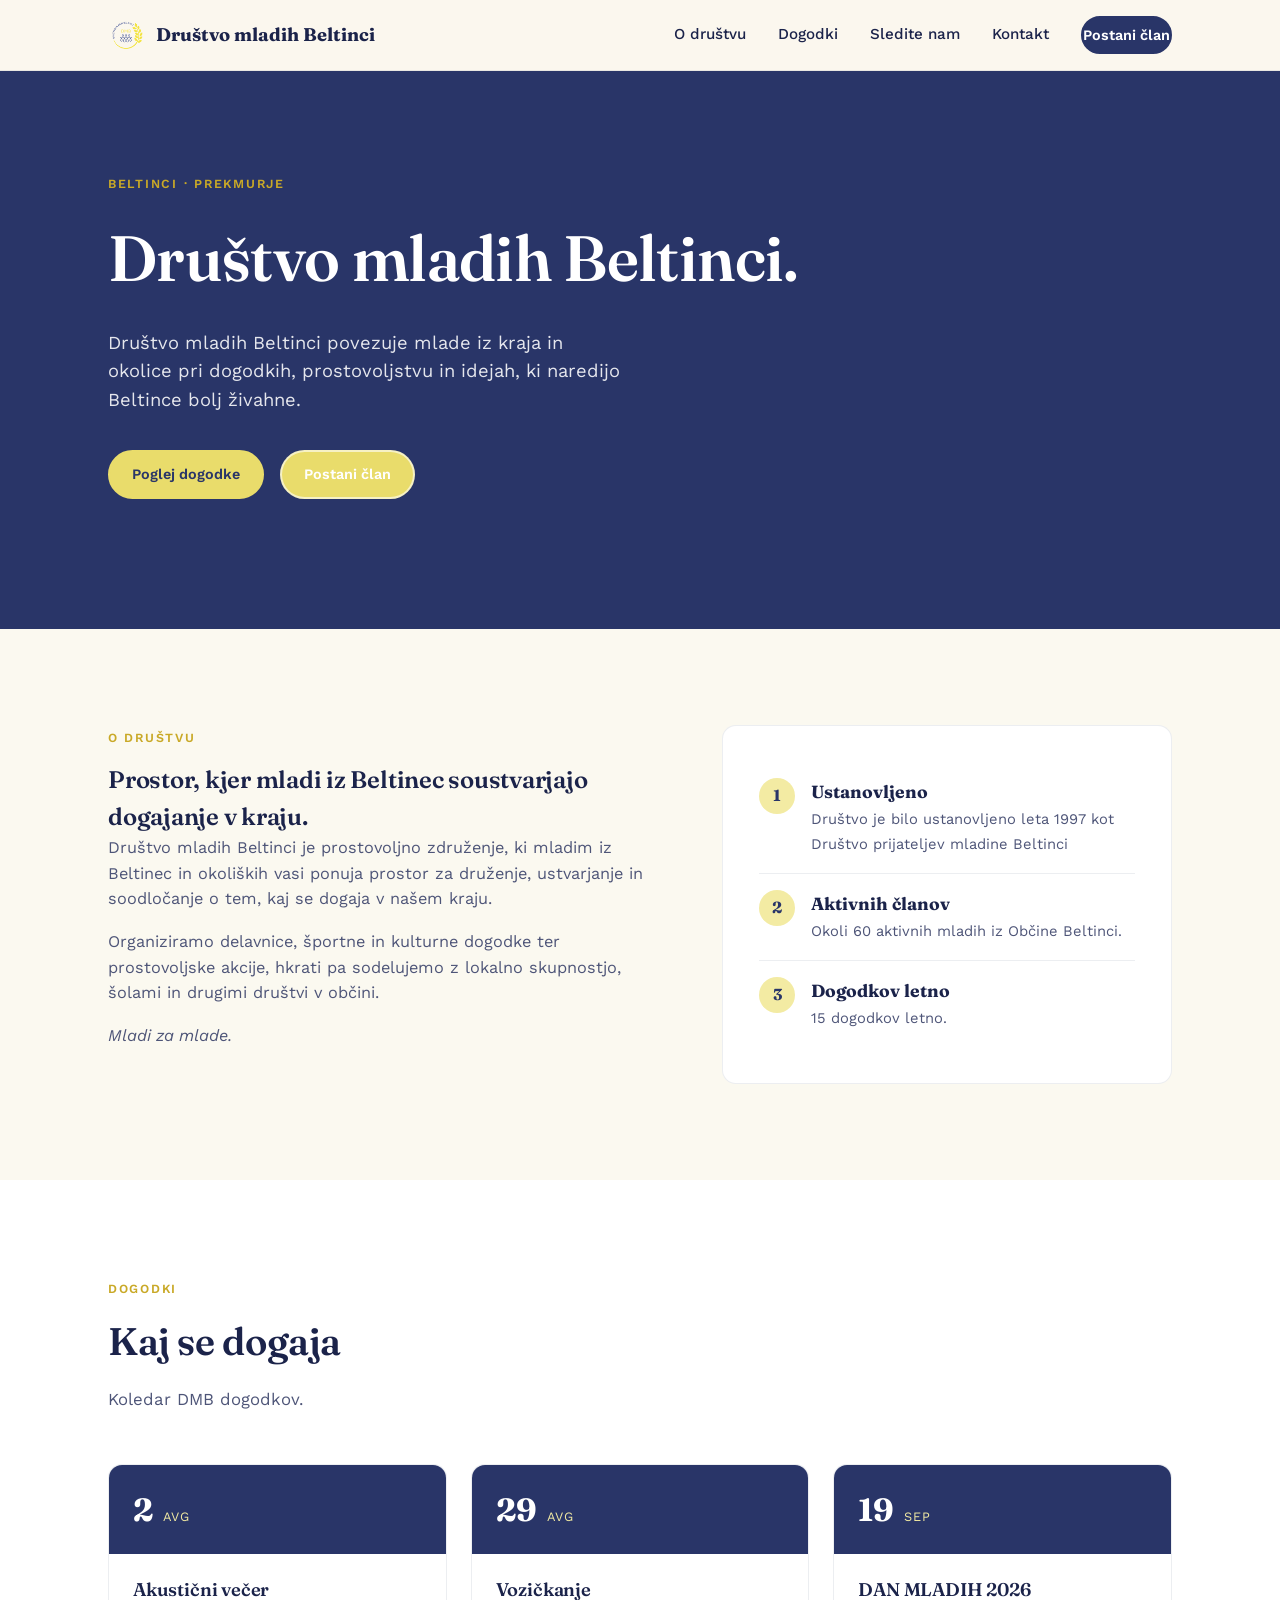
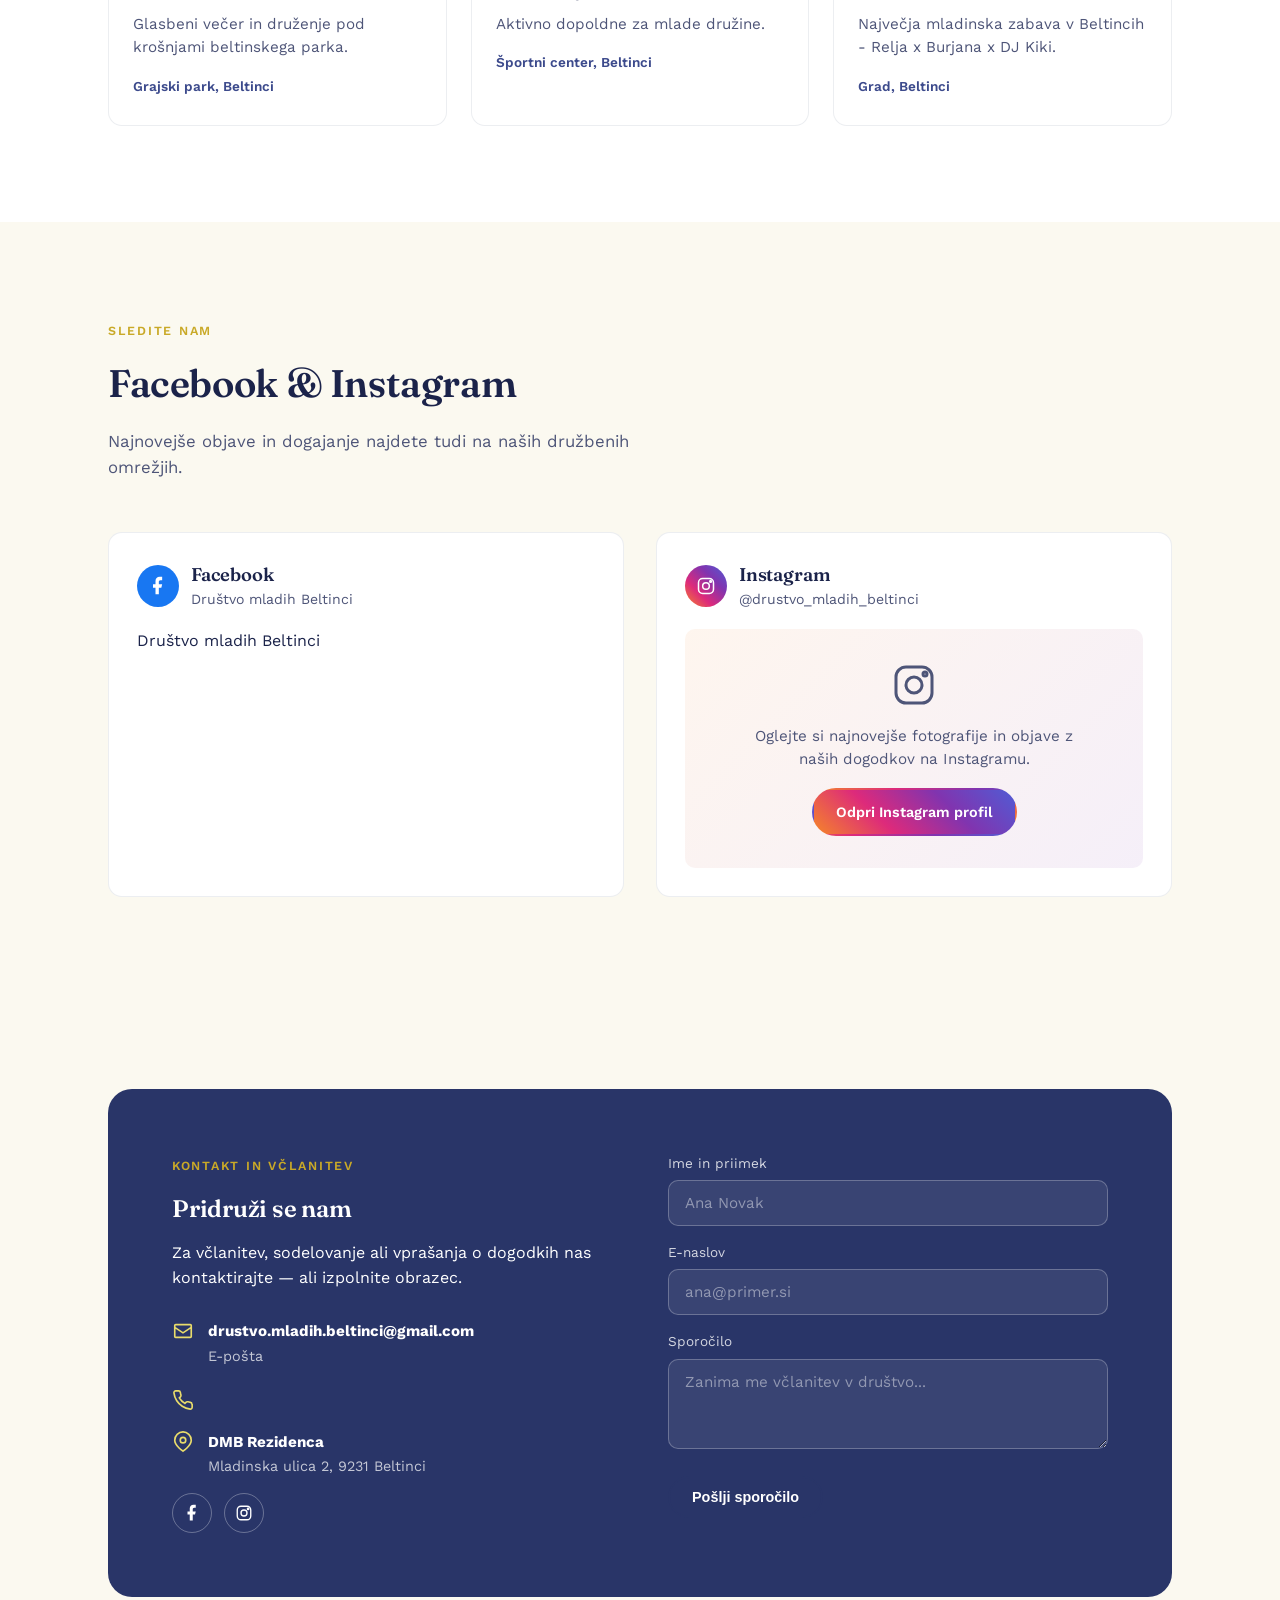
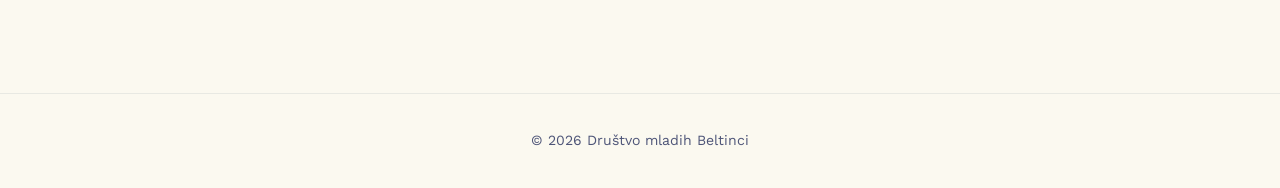
<file: stariindex.html>
<!DOCTYPE html>
<html lang="sl">
<head>
<meta charset="UTF-8">
<meta name="viewport" content="width=device-width, initial-scale=1.0">
<title>Društvo mladih Beltinci</title>
<link rel="preconnect" href="https://fonts.googleapis.com">
<link rel="preconnect" href="https://fonts.gstatic.com" crossorigin>
<link href="https://fonts.googleapis.com/css2?family=Fraunces:ital,opsz,wght@0,9..144,400;0,9..144,600;0,9..144,700;1,9..144,500&family=Work+Sans:wght@400;500;600;700&display=swap" rel="stylesheet">
<style>
:root{
--blue-deep:#293568;
--blue-mid:#3C4A8C;
--gold:#E9DC6B;
--gold-light:#F3EBA3;
--gold-deep:#C9A927;
--cream:#FBF9F0;
--ink:#1B234A;
--ink-soft:#4E5578;
--white:#FFFFFF;
--radius:14px;
--max:1120px;
}
*{box-sizing:border-box; margin:0; padding:0;}
html{scroll-behavior:smooth;}
body{
font-family:'Work Sans', sans-serif;
color:var(--ink);
background:var(--cream);
line-height:1.55;
-webkit-font-smoothing:antialiased;
}
h1,h2,h3,.display{
font-family:'Fraunces', serif;
font-weight:600;
letter-spacing:-0.01em;
}
a{color:inherit; text-decoration:none;}
img{max-width:100%; display:block;}
.wrap{max-width:var(--max); margin:0 auto; padding:0 28px;}
.eyebrow{
text-transform:uppercase;
font-size:0.78rem;
letter-spacing:0.14em;
font-weight:600;
color:var(--gold-deep);
display:inline-block;
margin-bottom:14px;
}
:focus-visible{outline:3px solid var(--gold); outline-offset:3px;}
/* NAV */
header{
position:sticky; top:0; z-index:100;
background:rgba(251,247,238,0.92);
backdrop-filter:blur(8px);
border-bottom:1px solid rgba(19,44,78,0.08);
}
nav{
display:flex; align-items:center; justify-content:space-between;
padding:16px 28px; max-width:var(--max); margin:0 auto;
}
.brand{display:flex; align-items:center; gap:10px; font-family:'Fraunces',serif; font-weight:700; font-size:1.15rem;}
.brand img{width:38px; height:38px; flex-shrink:0; object-fit:contain;}
.nav-links{display:flex; align-items:center; gap:32px; font-weight:500; font-size:0.95rem;}
.nav-links a{position:relative; padding:6px 0;}
.nav-links a:not(.btn)::after{
content:''; position:absolute; left:0; bottom:0; width:0; height:2px;
background:var(--gold); transition:width .25s ease;
}
.nav-links a:not(.btn):hover::after{width:100%;}
.btn{
background:var(--blue-deep); color:var(--white);
padding:11px 22px; border-radius:100px; font-weight:600; font-size:0.9rem;
border:2px solid var(--blue-deep); transition:all .2s ease;
}
.btn:hover{background:var(--gold); border-color:var(--gold); color:var(--blue-deep);}
.btn-outline{background:transparent; color:var(--blue-deep); border:2px solid var(--blue-deep);}
.btn-outline:hover{background:var(--blue-deep); color:var(--white);}
.menu-toggle{display:none; background:none; border:none; cursor:pointer; padding:6px;}
.menu-toggle svg{width:26px; height:26px;}
/* HERO */
.hero{
position:relative; overflow:hidden;
background: var(--blue-deep);
color:var(--white);
padding:100px 0 130px;
}
.hero .wrap{position:relative; z-index:2;}
.hero h1{
font-size:clamp(2.4rem, 5vw, 4rem);
max-width:760px; color:var(--white);
margin-bottom:22px;
}
.hero p.lead{
font-size:1.15rem; max-width:520px; color:rgba(255,255,255,0.88);
margin-bottom:36px;
}
.hero-actions{display:flex; gap:16px; flex-wrap:wrap;}
.hero .btn{background:var(--gold); border-color:var(--gold); color:var(--blue-deep);}
.hero .btn:hover{background:var(--white); border-color:var(--white);}
.hero .btn-outline{color:var(--white); border-color:rgba(255,255,255,0.6);}
.hero .btn-outline:hover{background:var(--white); color:var(--blue-deep); border-color:var(--white);}
/* SECTIONS */
section{padding:96px 0;}
.section-head{max-width:600px; margin-bottom:52px;}
.section-head h2{font-size:clamp(1.8rem,3vw,2.5rem); margin-bottom:14px;}
.section-head p{color:var(--ink-soft); font-size:1.05rem;}
/* O DRUŠTVU */
.about-grid{
display:grid; grid-template-columns:1.1fr 0.9fr; gap:64px; align-items:start;
}
.about-grid p{color:var(--ink-soft); margin-bottom:18px; font-size:1.02rem;}
.facts{
background:var(--white); border-radius:var(--radius);
padding:36px; border:1px solid rgba(19,44,78,0.08);
}
.facts .fact{display:flex; gap:16px; padding:16px 0; border-bottom:1px solid rgba(19,44,78,0.08);}
.facts .fact:last-child{border-bottom:none;}
.facts .fact-mark{
width:36px; height:36px; border-radius:50%; background:var(--gold-light);
color:var(--blue-deep); display:flex; align-items:center; justify-content:center;
font-family:'Fraunces',serif; font-weight:700; flex-shrink:0;
}
.facts .fact strong{display:block; font-family:'Fraunces',serif; font-size:1.1rem; margin-bottom:2px;}
.facts .fact span{color:var(--ink-soft); font-size:0.92rem;}
/* DOGODKI */
.events-grid{display:grid; grid-template-columns:repeat(3,1fr); gap:24px;}
.event-card{
background:var(--white); border-radius:var(--radius); overflow:hidden;
border:1px solid rgba(19,44,78,0.08); transition:transform .2s ease, box-shadow .2s ease;
}
.event-card:hover{transform:translateY(-4px); box-shadow:0 16px 32px rgba(19,44,78,0.1);}
.event-date{
background:var(--blue-deep); color:var(--white); padding:20px 24px;
display:flex; align-items:baseline; gap:10px;
}
.event-date .day{font-family:'Fraunces',serif; font-size:2rem; font-weight:700;}
.event-date .month{text-transform:uppercase; font-size:0.8rem; letter-spacing:0.08em; color:var(--gold-light);}
.event-body{padding:22px 24px 26px;}
.event-body h3{font-size:1.15rem; margin-bottom:8px;}
.event-body p{color:var(--ink-soft); font-size:0.95rem; margin-bottom:14px;}
.event-loc{font-size:0.85rem; color:var(--blue-mid); font-weight:600;}
/* SLEDITE NAM (Facebook / Instagram) */
.social-grid{
display:grid; grid-template-columns:1fr 1fr; gap:32px; align-items:stretch;
}
.social-card{
background:var(--white); border-radius:var(--radius);
border:1px solid rgba(19,44,78,0.08);
padding:28px; display:flex; flex-direction:column;
}
.social-card-head{display:flex; align-items:center; gap:12px; margin-bottom:18px;}
.social-card-head .icon-circle{
width:42px; height:42px; border-radius:50%; flex-shrink:0;
display:flex; align-items:center; justify-content:center; color:var(--white);
}
.social-card-head .icon-circle.fb{background:#1877F2;}
.social-card-head .icon-circle.ig{background:linear-gradient(45deg,#F58529,#DD2A7B,#8134AF,#515BD4);}
.social-card-head h3{font-size:1.15rem;}
.social-card-head span{display:block; color:var(--ink-soft); font-size:0.88rem;}
.fb-embed-wrap{width:100%; overflow:hidden; border-radius:10px;}
.ig-follow{
flex:1; display:flex; flex-direction:column; align-items:center; justify-content:center;
text-align:center; gap:16px; padding:32px 16px;
background:linear-gradient(135deg, rgba(245,133,41,0.08), rgba(129,52,175,0.08));
border-radius:10px;
}
.ig-follow p{color:var(--ink-soft); font-size:0.95rem; max-width:320px;}
.ig-follow .btn{
background:linear-gradient(45deg,#F58529,#DD2A7B,#8134AF,#515BD4);
border-color:transparent; color:var(--white);
}
.ig-follow .btn:hover{opacity:0.9;}
/* KONTAKT */
.contact-wrap{
background:var(--blue-deep); border-radius:24px; padding:64px; color:var(--white);
display:grid; grid-template-columns:1fr 1fr; gap:56px;
}
.contact-wrap .section-head p{color:rgba(255,255,255,0.75);}
.contact-wrap .section-head h2{color:var(--white);}
.contact-info{display:flex; flex-direction:column; gap:20px; margin-top:8px;}
.contact-info .row{display:flex; gap:14px; align-items:flex-start;}
.contact-info svg{width:22px; height:22px; flex-shrink:0; color:var(--gold);}
.contact-info strong{display:block; font-size:0.95rem;}
.contact-info span{color:rgba(255,255,255,0.72); font-size:0.9rem;}
.social-row{display:flex; gap:12px; margin-top:14px;}
.social-row a{
width:40px; height:40px; border-radius:50%; border:1px solid rgba(255,255,255,0.3);
display:flex; align-items:center; justify-content:center; transition:background .2s ease;
}
.social-row a:hover{background:var(--gold); border-color:var(--gold);}
.social-row svg{width:18px; height:18px;}
form{display:flex; flex-direction:column; gap:16px;}
.field label{display:block; font-size:0.85rem; margin-bottom:6px; color:rgba(255,255,255,0.8);}
.field input, .field textarea{
width:100%; padding:13px 16px; border-radius:10px; border:1px solid rgba(255,255,255,0.25);
background:rgba(255,255,255,0.08); color:var(--white); font-family:'Work Sans',sans-serif; font-size:0.95rem;
}
.field input::placeholder, .field textarea::placeholder{color:rgba(255,255,255,0.45);}
.field textarea{resize:vertical; min-height:90px;}
form .btn{align-self:flex-start; margin-top:4px;}
footer{
padding:36px 0; text-align:center; color:var(--ink-soft); font-size:0.88rem;
border-top:1px solid rgba(19,44,78,0.08);
}
@media (max-width:880px){
.nav-links{
position:fixed; top:68px; left:0; right:0; background:var(--cream);
flex-direction:column; align-items:flex-start; gap:0; padding:8px 28px 20px;
border-bottom:1px solid rgba(19,44,78,0.08);
transform:translateY(-130%); transition:transform .25s ease; z-index:99;
}
.nav-links.open{transform:translateY(0);}
.nav-links a{width:100%; padding:14px 0;}
.menu-toggle{display:block;}
.about-grid, .contact-wrap{grid-template-columns:1fr;}
.events-grid{grid-template-columns:1fr;}
.social-grid{grid-template-columns:1fr;}
.contact-wrap{padding:36px 24px;}
.hero{padding:70px 0 90px;}
}
</style>
</head>
<body>
<div id="fb-root"></div>
<script async defer crossorigin="anonymous" src="https://connect.facebook.net/sl_SI/sdk.js#xfbml=1&version=v19.0"></script>

<header>
<nav>
<div class="brand">
<img src="logo.png" alt="Logotip Društva mladih Beltinci" width="40" height="40">
<span>Društvo mladih Beltinci</span>
</div>
<div class="nav-links" id="navLinks">
<a href="#o-drustvu">O društvu</a>
<a href="#dogodki">Dogodki</a>
<a href="#omrezja">Sledite nam</a>
<a href="#kontakt">Kontakt</a>
<a href="#kontakt" class="btn">Postani član</a>
</div>
<button class="menu-toggle" id="menuToggle" aria-label="Odpri meni" aria-expanded="false">
<svg viewBox="0 0 24 24" fill="none" stroke="currentColor" stroke-width="2" stroke-linecap="round"><line x1="3" y1="6" x2="21" y2="6"/><line x1="3" y1="12" x2="21" y2="12"/><line x1="3" y1="18" x2="21" y2="18"/></svg>
</button>
</nav>
</header>

<section class="hero">
<div class="wrap">
<span class="eyebrow">Beltinci · Prekmurje</span>
<h1>Društvo mladih Beltinci.</h1>
<p class="lead">Društvo mladih Beltinci povezuje mlade iz kraja in okolice pri dogodkih, prostovoljstvu in idejah, ki naredijo Beltince bolj živahne.</p>
<div class="hero-actions">
<a href="#dogodki" class="btn">Poglej dogodke</a>
<a href="#kontakt" class="btn btn-outline">Postani član</a>
</div>
</div>
</section>

<section id="o-drustvu">
<div class="wrap">
<div class="about-grid">
<div>
<span class="eyebrow">O društvu</span>
<h2>Prostor, kjer mladi iz Beltinec soustvarjajo dogajanje v kraju.</h2>
<p>Društvo mladih Beltinci je prostovoljno združenje, ki mladim iz Beltinec in okoliških vasi ponuja prostor za druženje, ustvarjanje in soodločanje o tem, kaj se dogaja v našem kraju.</p>
<p>Organiziramo delavnice, športne in kulturne dogodke ter prostovoljske akcije, hkrati pa sodelujemo z lokalno skupnostjo, šolami in drugimi društvi v občini.</p>
<p><em>Mladi za mlade.</em></p>
</div>
<div class="facts">
<div class="fact">
<div class="fact-mark">1</div>
<div><strong>Ustanovljeno</strong><span>Društvo je bilo ustanovljeno leta 1997 kot
Društvo prijateljev mladine Beltinci</span></div>
</div>
<div class="fact">
<div class="fact-mark">2</div>
<div><strong>Aktivnih članov</strong><span>Okoli 60 aktivnih mladih iz Občine Beltinci.</span></div>
</div>
<div class="fact">
<div class="fact-mark">3</div>
<div><strong>Dogodkov letno</strong><span>15 dogodkov letno.</span></div>
</div>
</div>
</div>
</div>
</section>

<section id="dogodki" style="background:var(--white);">
<div class="wrap">
<div class="section-head">
<span class="eyebrow">Dogodki</span>
<h2>Kaj se dogaja</h2>
<p>Koledar DMB dogodkov.</p>
</div>
<div class="events-grid">
<div class="event-card">
<div class="event-date"><span class="day">2</span><span class="month">Avg</span></div>
<div class="event-body">
<h3>Akustični večer</h3>
<p>Glasbeni večer in druženje pod krošnjami beltinskega parka.</p>
<span class="event-loc">Grajski park, Beltinci</span>
</div>
</div>
<div class="event-card">
<div class="event-date"><span class="day">29</span><span class="month">Avg</span></div>
<div class="event-body">
<h3>Vozičkanje</h3>
<p>Aktivno dopoldne za mlade družine.</p>
<span class="event-loc">Športni center, Beltinci</span>
</div>
</div>
<div class="event-card">
<div class="event-date"><span class="day">19</span><span class="month">Sep</span></div>
<div class="event-body">
<h3>DAN MLADIH 2026</h3>
<p>Največja mladinska zabava v Beltincih - Relja x Burjana x DJ Kiki.</p>
<span class="event-loc">Grad, Beltinci</span>
</div>
</div>
</div>
</div>
</section>

<section id="omrezja">
<div class="wrap">
<div class="section-head">
<span class="eyebrow">Sledite nam</span>
<h2>Facebook &amp; Instagram</h2>
<p>Najnovejše objave in dogajanje najdete tudi na naših družbenih omrežjih.</p>
</div>
<div class="social-grid">

<!-- FACEBOOK: uradni Facebook Page Plugin - samodejno prikazuje najnovejše objave -->
<div class="social-card">
<div class="social-card-head">
<div class="icon-circle fb">
<svg viewBox="0 0 24 24" fill="currentColor" width="20" height="20"><path d="M13 22v-8h3l1-4h-4V7c0-1 .5-2 2-2h2V1h-3c-3 0-5 2-5 5v4H6v4h3v8z"/></svg>
</div>
<div>
<h3>Facebook</h3>
<span>Društvo mladih Beltinci</span>
</div>
</div>
<div class="fb-embed-wrap">
<div class="fb-page"
data-href="https://www.facebook.com/p/Dru%C5%A1tvo-mladih-Beltinci-100092431310776/"
data-tabs="timeline"
data-width="500"
data-height="480"
data-small-header="true"
data-adapt-container-width="true"
data-hide-cover="false"
data-show-facepile="false">
<blockquote cite="https://www.facebook.com/p/Dru%C5%A1tvo-mladih-Beltinci-100092431310776/" class="fb-xfbml-parse-ignore">
<a href="https://www.facebook.com/p/Dru%C5%A1tvo-mladih-Beltinci-100092431310776/">Društvo mladih Beltinci</a>
</blockquote>
</div>
</div>
</div>

<!-- INSTAGRAM: Instagram ne dovoli enostavnega vdelanega "vira" objav brez razvijalskega dostopa.
     Spodaj je gumb za sledenje profilu. Če želite prikazati POSAMEZNO objavo,
     pod objavo na Instagramu kliknite "..." → "Vdelaj" (Embed) in kodo prilepite tukaj namesto tega bloka. -->
<div class="social-card">
<div class="social-card-head">
<div class="icon-circle ig">
<svg viewBox="0 0 24 24" fill="none" stroke="white" stroke-width="1.8" width="20" height="20"><rect x="3" y="3" width="18" height="18" rx="5"/><circle cx="12" cy="12" r="4"/><circle cx="17.5" cy="6.5" r="1"/></svg>
</div>
<div>
<h3>Instagram</h3>
<span>@drustvo_mladih_beltinci</span>
</div>
</div>
<div class="ig-follow">
<svg width="48" height="48" viewBox="0 0 24 24" fill="none" stroke="var(--ink-soft)" stroke-width="1.5"><rect x="3" y="3" width="18" height="18" rx="5"/><circle cx="12" cy="12" r="4"/><circle cx="17.5" cy="6.5" r="1"/></svg>
<p>Oglejte si najnovejše fotografije in objave z naših dogodkov na Instagramu.</p>
<a href="https://www.instagram.com/drustvo_mladih_beltinci/" target="_blank" rel="noopener" class="btn">Odpri Instagram profil</a>
</div>
</div>

</div>
</div>
</section>

<section id="kontakt">
<div class="wrap">
<div class="contact-wrap">
<div>
<span class="eyebrow">Kontakt in včlanitev</span>
<h2 class="section-head" style="margin-bottom:14px;">Pridruži se nam</h2>
<p style="margin-bottom:30px;">Za včlanitev, sodelovanje ali vprašanja o dogodkih nas kontaktirajte — ali izpolnite obrazec.</p>
<div class="contact-info">
<div class="row">
<svg viewBox="0 0 24 24" fill="none" stroke="currentColor" stroke-width="1.8"><path d="M3 8l9 6 9-6M4 5h16a1 1 0 011 1v12a1 1 0 01-1 1H4a1 1 0 01-1-1V6a1 1 0 011-1z"/></svg>
<div><strong>drustvo.mladih.beltinci@gmail.com</strong><span>E-pošta</span></div>
</div>
<div class="row">
<svg viewBox="0 0 24 24" fill="none" stroke="currentColor" stroke-width="1.8"><path d="M22 16.9v3a2 2 0 01-2.2 2 19.8 19.8 0 01-8.6-3.1 19.5 19.5 0 01-6-6A19.8 19.8 0 012.1 4.2 2 2 0 014.1 2h3a2 2 0 012 1.7c.1.9.3 1.8.6 2.7a2 2 0 01-.5 2.1L8 9.7a16 16 0 006 6l1.2-1.2a2 2 0 012.1-.5c.9.3 1.8.5 2.7.6a2 2 0 011.7 2z"/></svg>

</div>
<div class="row">
<svg viewBox="0 0 24 24" fill="none" stroke="currentColor" stroke-width="1.8"><path d="M21 10c0 6-9 12-9 12S3 16 3 10a9 9 0 0118 0z"/><circle cx="12" cy="10" r="3"/></svg>
<div><strong>DMB Rezidenca</strong><span>Mladinska ulica 2, 9231 Beltinci</span></div>
</div>
</div>
<div class="social-row">
<a href="https://www.facebook.com/p/Dru%C5%A1tvo-mladih-Beltinci-100092431310776/" target="_blank" rel="noopener" aria-label="Facebook"><svg viewBox="0 0 24 24" fill="currentColor" style="color:white;"><path d="M13 22v-8h3l1-4h-4V7c0-1 .5-2 2-2h2V1h-3c-3 0-5 2-5 5v4H6v4h3v8z"/></svg></a>
<a href="https://www.instagram.com/drustvo_mladih_beltinci/" target="_blank" rel="noopener" aria-label="Instagram"><svg viewBox="0 0 24 24" fill="none" stroke="white" stroke-width="1.8"><rect x="3" y="3" width="18" height="18" rx="5"/><circle cx="12" cy="12" r="4"/><circle cx="17.5" cy="6.5" r="1"/></svg></a>
</div>
</div>
<form>
<div class="field">
<label for="name">Ime in priimek</label>
<input id="name" type="text" placeholder="Ana Novak">
</div>
<div class="field">
<label for="email">E-naslov</label>
<input id="email" type="email" placeholder="ana@primer.si">
</div>
<div class="field">
<label for="message">Sporočilo</label>
<textarea id="message" placeholder="Zanima me včlanitev v društvo..."></textarea>
</div>
<button type="submit" class="btn">Pošlji sporočilo</button>
</form>
</div>
</div>
</section>

<footer>
<div class="wrap">
© <span id="year"></span> Društvo mladih Beltinci
</div>
</footer>

<script>
document.getElementById('year').textContent = new Date().getFullYear();
const toggle = document.getElementById('menuToggle');
const links = document.getElementById('navLinks');
toggle.addEventListener('click', () => {
const open = links.classList.toggle('open');
toggle.setAttribute('aria-expanded', open);
});
links.querySelectorAll('a').forEach(a => a.addEventListener('click', () => {
links.classList.remove('open');
toggle.setAttribute('aria-expanded', 'false');
}));
// Kontaktni obrazec je trenutno samo predloga - brez povezanega strežnika.
document.querySelector('form').addEventListener('submit', (e) => {
e.preventDefault();
const email = document.getElementById('email').value || 'vas-naslov@primer.si';
const message = document.getElementById('message').value || '';
const name = document.getElementById('name').value || '';
window.location.href = `mailto:drustvo.mladih.beltinci@gmail.com?subject=Sporočilo od ${encodeURIComponent(name)}&body=${encodeURIComponent(message + ' (odgovor na: ' + email + ')')}`;
});
</script>
</body>
</html>
</file>
<file: css/style.css>
/* Društvo mladih Beltinci – barve iz grba in celostne podobe */
[hidden] { display: none !important; }
:root {
  --navy: #2A3B89;      /* modra iz grba */
  --navy-dark: #1E2B66;
  --navy-deep: #16204D;
  --blue: #0170BF;      /* modra iz naslovnice */
  --blue-line: #0A5DA3;
  --yellow: #EEE62A;
  --yellow-tint: #FCFAE0;
  --ink: #1B1F33;
  --muted: #5B6180;
  --line: #E3E5EF;
  --radius: 20px;
  --shadow: 0 14px 40px rgba(30, 43, 102, .12);
  --head: "Barlow Condensed", "Arial Narrow", sans-serif;
  --body: "Barlow", system-ui, sans-serif;
}

* { box-sizing: border-box; }
html { scroll-behavior: smooth; scroll-padding-top: 74px; }
body { margin: 0; font-family: var(--body); color: var(--ink); background: #fff; line-height: 1.65; font-size: 17px; }
img { max-width: 100%; display: block; }
a { color: var(--navy); }
h1, h2, h3 { font-family: var(--head); line-height: 1.05; margin: 0; letter-spacing: .01em; }
h2 { font-size: clamp(2.4rem, 5.4vw, 3.6rem); color: var(--navy); margin-bottom: 1.2rem; }
h3 { font-size: 1.9rem; color: var(--navy); }
p { margin: 0 0 1rem; }
.wrap { max-width: 1160px; margin: 0 auto; padding: 0 20px; }
.lead { font-size: 1.25rem; font-weight: 500; color: var(--navy); }
.lead-sm { font-size: 1.1rem; font-weight: 600; color: var(--navy); }
.eyebrow { font-family: var(--head); text-transform: uppercase; letter-spacing: .18em; font-weight: 700; font-size: .95rem; color: var(--blue); margin: 0 0 .4rem; display: inline-flex; align-items: center; gap: .6rem; }
.eyebrow::before { content: ""; width: 30px; height: 4px; border-radius: 4px; background: var(--yellow); }

/* SVG barve */
.f-blue { fill: var(--blue); } .f-navy { fill: var(--navy); } .f-navy-deep { fill: var(--navy-deep); }
.f-yellow { fill: var(--yellow); } .f-yellow-tint { fill: var(--yellow-tint); } .f-white-fill { fill: #fff; }
.s-navy { stroke: var(--navy); } .s-blue { stroke: var(--blue); } .s-yellow { stroke: var(--yellow); }
.topo-lines path { fill: none; stroke: rgba(255,255,255,.18); stroke-width: 3; }
.topo-lines.thin path { stroke-width: 2; }
.topo-lines.dark path { stroke: rgba(42,59,137,.18); }

/* Gumbi */
.btn { display: inline-flex; align-items: center; gap: .55rem; font-family: var(--head); font-weight: 700; font-size: 1.15rem; letter-spacing: .04em; text-transform: uppercase; text-decoration: none; padding: .8rem 1.7rem; border-radius: 999px; border: 2px solid transparent; cursor: pointer; transition: transform .15s, background .15s, color .15s; }
.btn:hover { transform: translateY(-2px); }
.btn-yellow { background: var(--yellow); color: var(--navy-deep); box-shadow: 0 6px 18px rgba(0,0,0,.18); }
.btn-yellow:hover { background: #fff; }
.btn-outline { border-color: rgba(255,255,255,.75); color: #fff; }
.btn-outline:hover { background: rgba(255,255,255,.12); }
.btn-navy { background: var(--navy); color: #fff; text-transform: none; font-family: var(--body); font-weight: 600; font-size: 1.05rem; letter-spacing: 0; }
.btn-navy:hover { background: var(--blue); }

/* Glava */
.topbar { position: sticky; top: 0; z-index: 50; display: flex; align-items: center; justify-content: space-between; padding: 10px 20px; background: rgba(255,255,255,.96); backdrop-filter: blur(8px); border-bottom: 1px solid var(--line); }
.brand { display: flex; align-items: center; gap: .6rem; text-decoration: none; font-family: var(--head); font-weight: 800; font-size: 1.5rem; color: var(--navy); }
nav { display: flex; gap: .25rem; align-items: center; }
nav a { font-family: var(--head); font-weight: 700; font-size: 1.08rem; text-transform: uppercase; letter-spacing: .05em; text-decoration: none; color: var(--navy); padding: .4rem .85rem; border-radius: 999px; }
nav a:hover { background: var(--yellow-tint); }
nav a.nav-cta { background: var(--navy); color: #fff; }
nav a.nav-cta:hover { background: var(--blue); }
.menu-btn { display: none; background: none; border: 0; padding: 8px; cursor: pointer; }
.menu-btn span { display: block; width: 26px; height: 3px; background: var(--navy); margin: 5px 0; border-radius: 3px; }

/* Naslovnica */
.hero { position: relative; background: var(--blue) url("../assets/topo.svg") center / cover no-repeat; color: #fff; text-align: center; padding: 64px 20px 150px; overflow: hidden; }
.hero-inner { position: relative; max-width: 960px; margin: 0 auto; }
.hero-grb { width: clamp(160px, 24vw, 240px); height: auto; margin: 0 auto 1.6rem; background: #fff; border-radius: 50%; padding: 6px; box-shadow: 0 20px 50px rgba(0,0,0,.25), 0 0 0 8px var(--yellow); animation: pop .8s ease-out both; }
.hero h1 { font-size: clamp(3.2rem, 11vw, 7.8rem); font-weight: 800; letter-spacing: .02em; line-height: .9; text-shadow: 0 4px 24px rgba(0,0,0,.2); animation: rise .8s .15s ease-out both; }
.hero h1 span { color: var(--yellow); font-style: italic; }
.hero-slogan { font-size: clamp(1.08rem, 2.2vw, 1.35rem); max-width: 640px; margin: 1.4rem auto 2rem; opacity: .95; animation: rise .8s .3s ease-out both; }
.hero-actions { display: flex; flex-wrap: wrap; gap: .8rem; justify-content: center; animation: rise .8s .45s ease-out both; }
.hero-arc { position: absolute; bottom: -1px; left: 0; width: 100%; height: 90px; fill: #fff; }
@keyframes pop { from { opacity: 0; transform: scale(.85); } to { opacity: 1; transform: none; } }
@keyframes rise { from { opacity: 0; transform: translateY(18px); } to { opacity: 1; transform: none; } }

/* Razdelki */
.section { padding: 90px 0; }
.section-tint { background: var(--yellow-tint); }
.section-navy { background: var(--blue) url("../assets/topo.svg") center / cover no-repeat; color: #fff; }
.section-navy h2, .section-navy .lead { color: #fff; }
.section-navy .eyebrow { color: var(--yellow); }

/* O nas */
.about { display: grid; grid-template-columns: 1.15fr 1fr; gap: 3.5rem; align-items: center; }
.about-art svg { width: 100%; max-width: 440px; margin: 0 auto; display: block; overflow: visible; }
.orbit-t { font: 800 22px var(--head); fill: var(--navy); text-anchor: middle; }
.art-legend { list-style: none; padding: 0; margin: 1.2rem 0 0; display: flex; flex-wrap: wrap; gap: .5rem 1.2rem; justify-content: center; color: var(--muted); font-weight: 500; }
.art-legend b { display: inline-grid; place-items: center; width: 26px; height: 26px; border-radius: 50%; background: var(--yellow); color: var(--navy); font-family: var(--head); margin-right: .35rem; }

/* Projekti – Dan mladih */
.feature { display: grid; grid-template-columns: 1.05fr 1fr; background: var(--navy-deep); color: #e8ebf7; border-radius: 28px; overflow: hidden; box-shadow: var(--shadow); margin-bottom: 2.2rem; }
.feature-art { min-height: 360px; position: relative; }
.feature-art svg { position: absolute; inset: 0; width: 100%; height: 100%; }
.feature-body { padding: 2.6rem 2.4rem; }
.feature-body h3 { font-size: clamp(2.4rem, 4.4vw, 3.4rem); color: #fff; margin: .6rem 0 1rem; }
.feature-body .lead-sm { color: var(--yellow); }
.badge { display: inline-block; font-family: var(--head); font-size: .95rem; font-weight: 700; text-transform: uppercase; letter-spacing: .1em; padding: .25rem .8rem; border-radius: 999px; background: var(--yellow); color: var(--navy-deep); }
.facts { list-style: none; padding: 0; margin: 1.4rem 0 0; display: flex; flex-wrap: wrap; gap: .5rem; }
.facts li { background: rgba(255,255,255,.1); border-radius: 999px; padding: .4rem .9rem; font-weight: 600; font-size: .95rem; }
.facts i { color: var(--yellow); margin-right: .3rem; }
.stars circle { fill: #fff; opacity: .8; }
.beam { fill: var(--yellow); opacity: .1; }
.beam.b2 { opacity: .14; }
.f-tree circle { fill: #1E3A6E; }
.stage-t { font: 800 30px var(--head); fill: #fff; text-anchor: middle; letter-spacing: 2px; }
.notes path { stroke: var(--yellow); stroke-width: 5; fill: none; stroke-linecap: round; }
.heads2 circle { fill: #F6EF7A; }
.heads circle { fill: var(--yellow); }
.arms path { stroke: var(--yellow); stroke-width: 8; stroke-linecap: round; }
.feature .notes { animation: bob 3s ease-in-out infinite; }
@keyframes bob { 50% { transform: translateY(-6px); } }

/* Projekti – sklopi */
.pillars { display: grid; grid-template-columns: repeat(2, 1fr); gap: 1.8rem; align-items: start; }
.pillar { background: #fff; border-radius: var(--radius); overflow: hidden; box-shadow: var(--shadow); }
.pillar-art svg { display: block; width: 100%; height: auto; }
.pillar-body { padding: 1.6rem 1.6rem 1.8rem; }
.pillar-body h3 { margin-bottom: .7rem; }
.pillar-body p:not(.lead-sm) { color: var(--muted); }
.acts { list-style: none; padding: 0; margin: 1.2rem 0 0; display: grid; gap: .8rem; }
.acts li { border-left: 5px solid var(--yellow); background: var(--yellow-tint); border-radius: 10px; padding: .8rem 1rem; color: var(--muted); font-size: .97rem; }
.acts strong { display: block; color: var(--navy); font-family: var(--head); font-size: 1.3rem; margin-bottom: .15rem; }
.q-t { font: 800 30px var(--head); fill: var(--navy); text-anchor: middle; }

/* Instagram objave */
.dm-gallery { background: #fff; border-radius: 28px; box-shadow: var(--shadow); padding: 1.8rem; margin-bottom: 2.4rem; }
.dm-head { display: flex; flex-wrap: wrap; gap: 1rem; align-items: center; justify-content: space-between; margin-bottom: 1.2rem; }
.year-tabs { display: flex; flex-wrap: wrap; gap: .4rem; }
.year-tabs button { font: 800 1.25rem var(--head); letter-spacing: .03em; border: 2px solid var(--navy); background: #fff; color: var(--navy); padding: .35rem 1.05rem; border-radius: 999px; cursor: pointer; transition: background .15s, color .15s; }
.year-tabs button:hover { background: var(--yellow-tint); }
.year-tabs button[aria-selected="true"] { background: var(--navy); color: var(--yellow); }
.ig-stage { display: flex; justify-content: center; min-height: 200px; }
.ig-stage .instagram-media { width: 100% !important; max-width: 540px !important; margin: 0 auto !important; }
.ig { margin-top: .9rem; }
.ig .instagram-media { min-width: 0 !important; width: 100% !important; max-width: 100% !important; margin: 0 !important; border-radius: 12px !important; }
.instagram-media { background: #fff; border: 1px solid var(--line) !important; border-radius: 14px !important; box-shadow: none !important; padding: 0 !important; }
.ig-fallback { display: flex; align-items: center; justify-content: center; gap: .5rem; padding: 1.2rem; font-family: var(--head); font-weight: 700; font-size: 1.1rem; text-transform: uppercase; letter-spacing: .04em; color: var(--navy); text-decoration: none; }
.ig-fallback i { font-size: 1.4rem; color: #DD2A7B; }

/* Partnerji */
.partners { display: grid; grid-template-columns: .9fr 1.2fr; gap: 3.5rem; align-items: center; }
.partners-art svg { width: 100%; max-width: 380px; margin: 0 auto; display: block; }

/* Spremljaj nas */
.social-bar { display: flex; flex-wrap: wrap; gap: .6rem; margin: .4rem 0 2rem; }
.net { display: inline-flex; align-items: center; gap: .55rem; text-decoration: none; color: #fff; font-family: var(--head); font-weight: 700; font-size: 1.08rem; letter-spacing: .04em; text-transform: uppercase; padding: .6rem 1.15rem; border-radius: 999px; transition: transform .15s, filter .15s; }
.net:hover { transform: translateY(-2px); filter: brightness(1.08); }
.net i { font-size: 1.2rem; }
.net-instagram { background: linear-gradient(45deg, #F58529, #DD2A7B 50%, #8134AF); }
.net-facebook { background: #1877F2; }
.net-tiktok { background: #111; }
.net-youtube { background: #FF0000; }
.net-linkedin { background: #0A66C2; }
.feeds { display: grid; grid-template-columns: 1.3fr 1fr; gap: 1.6rem; align-items: start; }
.feed { background: #fff; border-radius: var(--radius); box-shadow: var(--shadow); padding: 1.3rem; min-width: 0; }
.feed h3 { font-size: 1.5rem; margin-bottom: 1rem; display: flex; align-items: center; gap: .5rem; }
.feed .juicer-feed { margin: 0; padding: 0; }
.fb-box { display: flex; justify-content: center; min-height: 200px; }
.fb-box iframe { max-width: 100%; }
.feed-more { display: inline-block; margin-top: 1rem; font-family: var(--head); font-weight: 700; font-size: 1.1rem; letter-spacing: .04em; text-transform: uppercase; text-decoration: none; color: var(--navy); border-bottom: 3px solid var(--yellow); }
.social-icons { display: flex; gap: .55rem; flex-wrap: wrap; }
.social-icons:empty { display: none; }
.social-icons a { width: 44px; height: 44px; border-radius: 50%; display: grid; place-items: center; background: rgba(255,255,255,.12); color: var(--yellow); text-decoration: none; font-size: 1.15rem; transition: background .15s, color .15s, transform .15s; }
.social-icons a:hover { background: var(--yellow); color: var(--navy-deep); transform: translateY(-2px); }
.hero-icons { justify-content: center; margin-top: 1.8rem; animation: rise .8s .55s ease-out both; }
.hero-icons a { background: rgba(255,255,255,.16); color: #fff; }

/* Postani član */
.join { display: grid; grid-template-columns: 1fr 1.25fr; gap: 3rem; align-items: start; }
.join-intro { position: sticky; top: 100px; }
.join-intro p { font-size: 1.08rem; opacity: .95; }
.form { background: #fff; color: var(--ink); border-radius: var(--radius); box-shadow: 0 20px 50px rgba(0,0,0,.25); }
.gform { overflow: hidden; }
.gform iframe { display: block; width: 100%; height: 1500px; border: 0; }
.gform-missing { padding: 1.8rem; }

/* Noga */
.footer { background: var(--navy-deep); color: #cfd4ea; padding: 44px 0 22px; }
.foot { display: flex; flex-wrap: wrap; gap: 2rem; align-items: center; justify-content: space-between; }
.foot-brand { display: flex; gap: 1rem; align-items: center; }
.foot-brand img { background: #fff; border-radius: 50%; padding: 2px; }
.foot-brand strong { display: block; color: #fff; font-family: var(--head); font-size: 1.45rem; }
.foot-brand span, .foot-brand a { display: block; }
.foot-brand a { color: var(--yellow); text-decoration: none; }
.copy { text-align: center; font-size: .85rem; opacity: .6; margin: 2rem 0 0; }

/* Pojavljanje ob pomikanju */
.reveal { opacity: 0; transform: translateY(26px); transition: opacity .7s ease, transform .7s ease; }
.reveal.in { opacity: 1; transform: none; }
.pillar.reveal:nth-child(2) { transition-delay: .12s; }
.pillar.reveal:nth-child(3) { transition-delay: .06s; }
.pillar.reveal:nth-child(4) { transition-delay: .18s; }

@media (max-width: 1000px) {
  .feeds { grid-template-columns: 1fr; }
}
@media (max-width: 860px) {
  .join-intro { position: static; }
  .menu-btn { display: block; }
  nav { position: absolute; top: 100%; left: 0; right: 0; flex-direction: column; background: #fff; padding: 1rem; border-bottom: 1px solid var(--line); display: none; }
  nav.open { display: flex; }
  .about, .partners, .join, .feature { grid-template-columns: 1fr; }
  .feature-art { min-height: 260px; }
  .partners-art { order: 2; }
}
@media (max-width: 640px) {
  .pillars { grid-template-columns: 1fr; }
  .section { padding: 64px 0; }
  .feature-body { padding: 1.8rem 1.4rem; }
  .gform iframe { height: 1700px; }
}
@media (prefers-reduced-motion: reduce) {
  * { animation: none !important; transition: none !important; }
  .reveal { opacity: 1; transform: none; }
}
</file>
